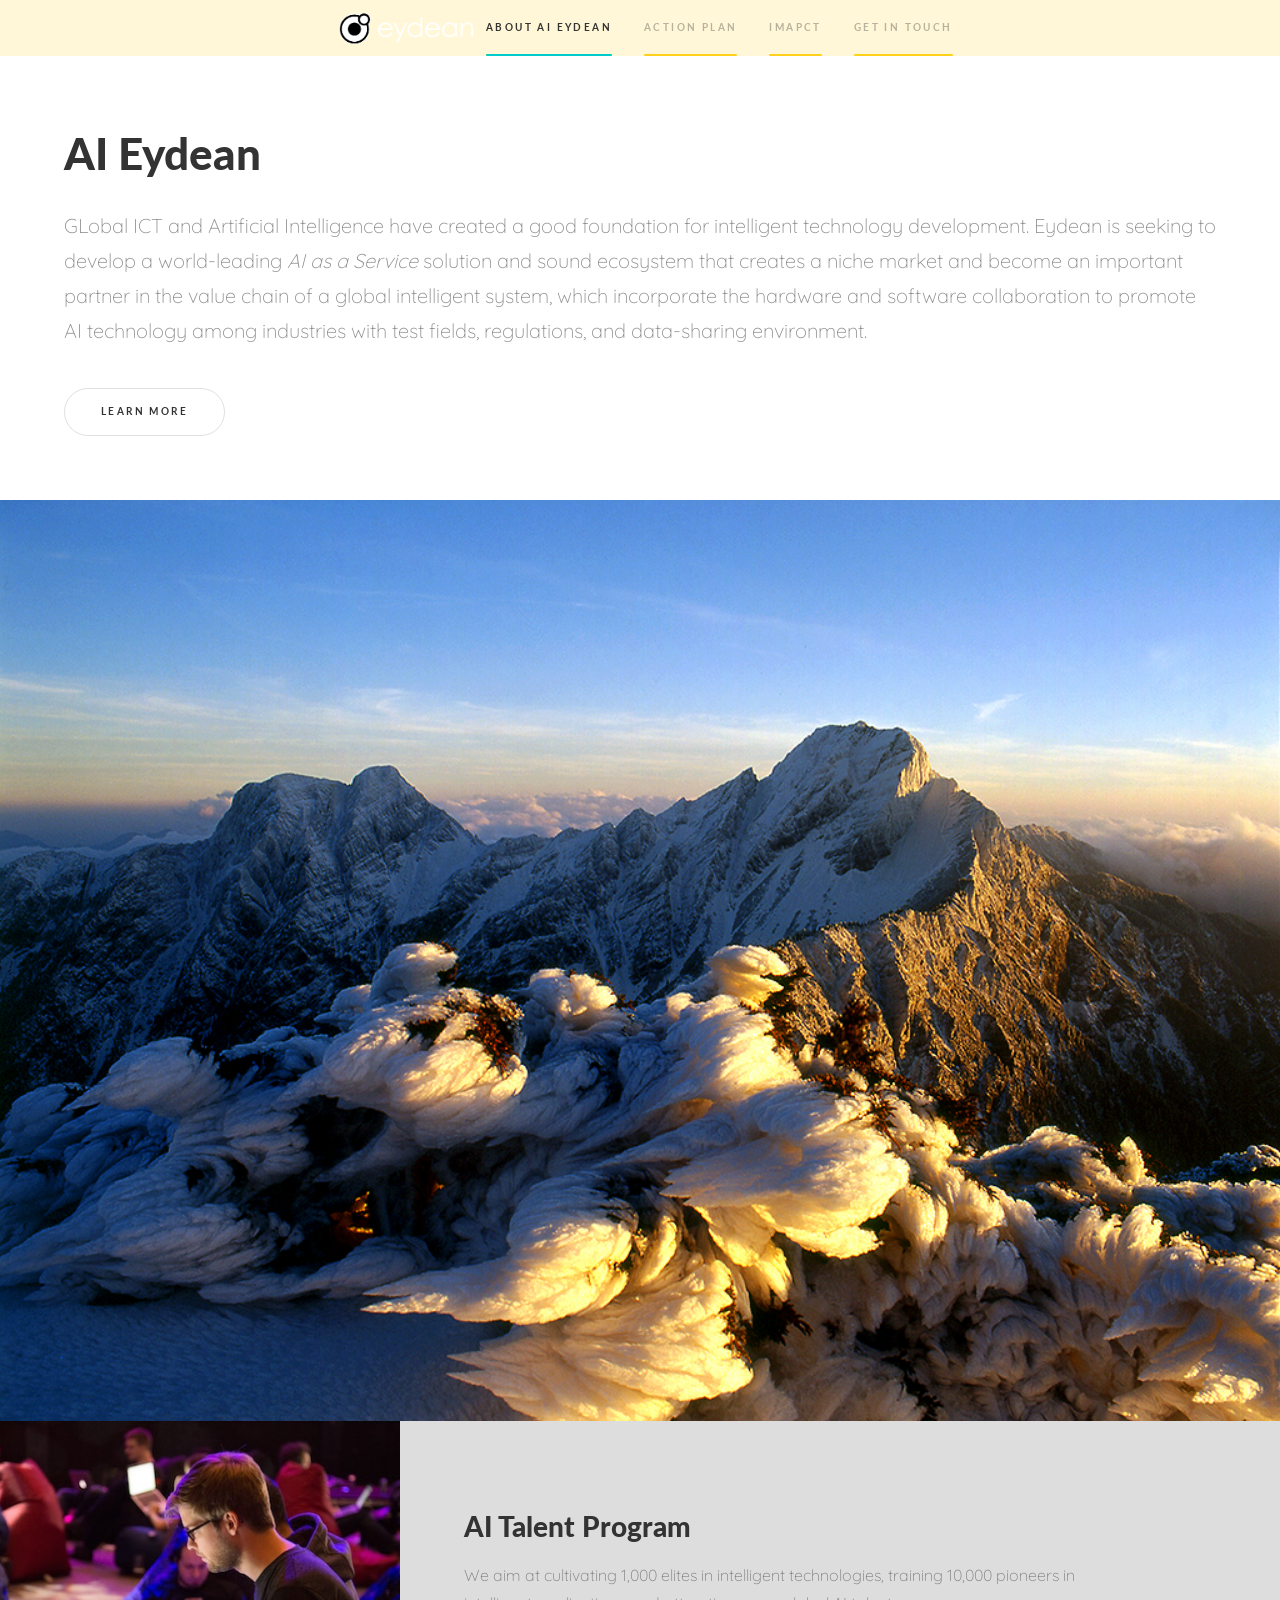
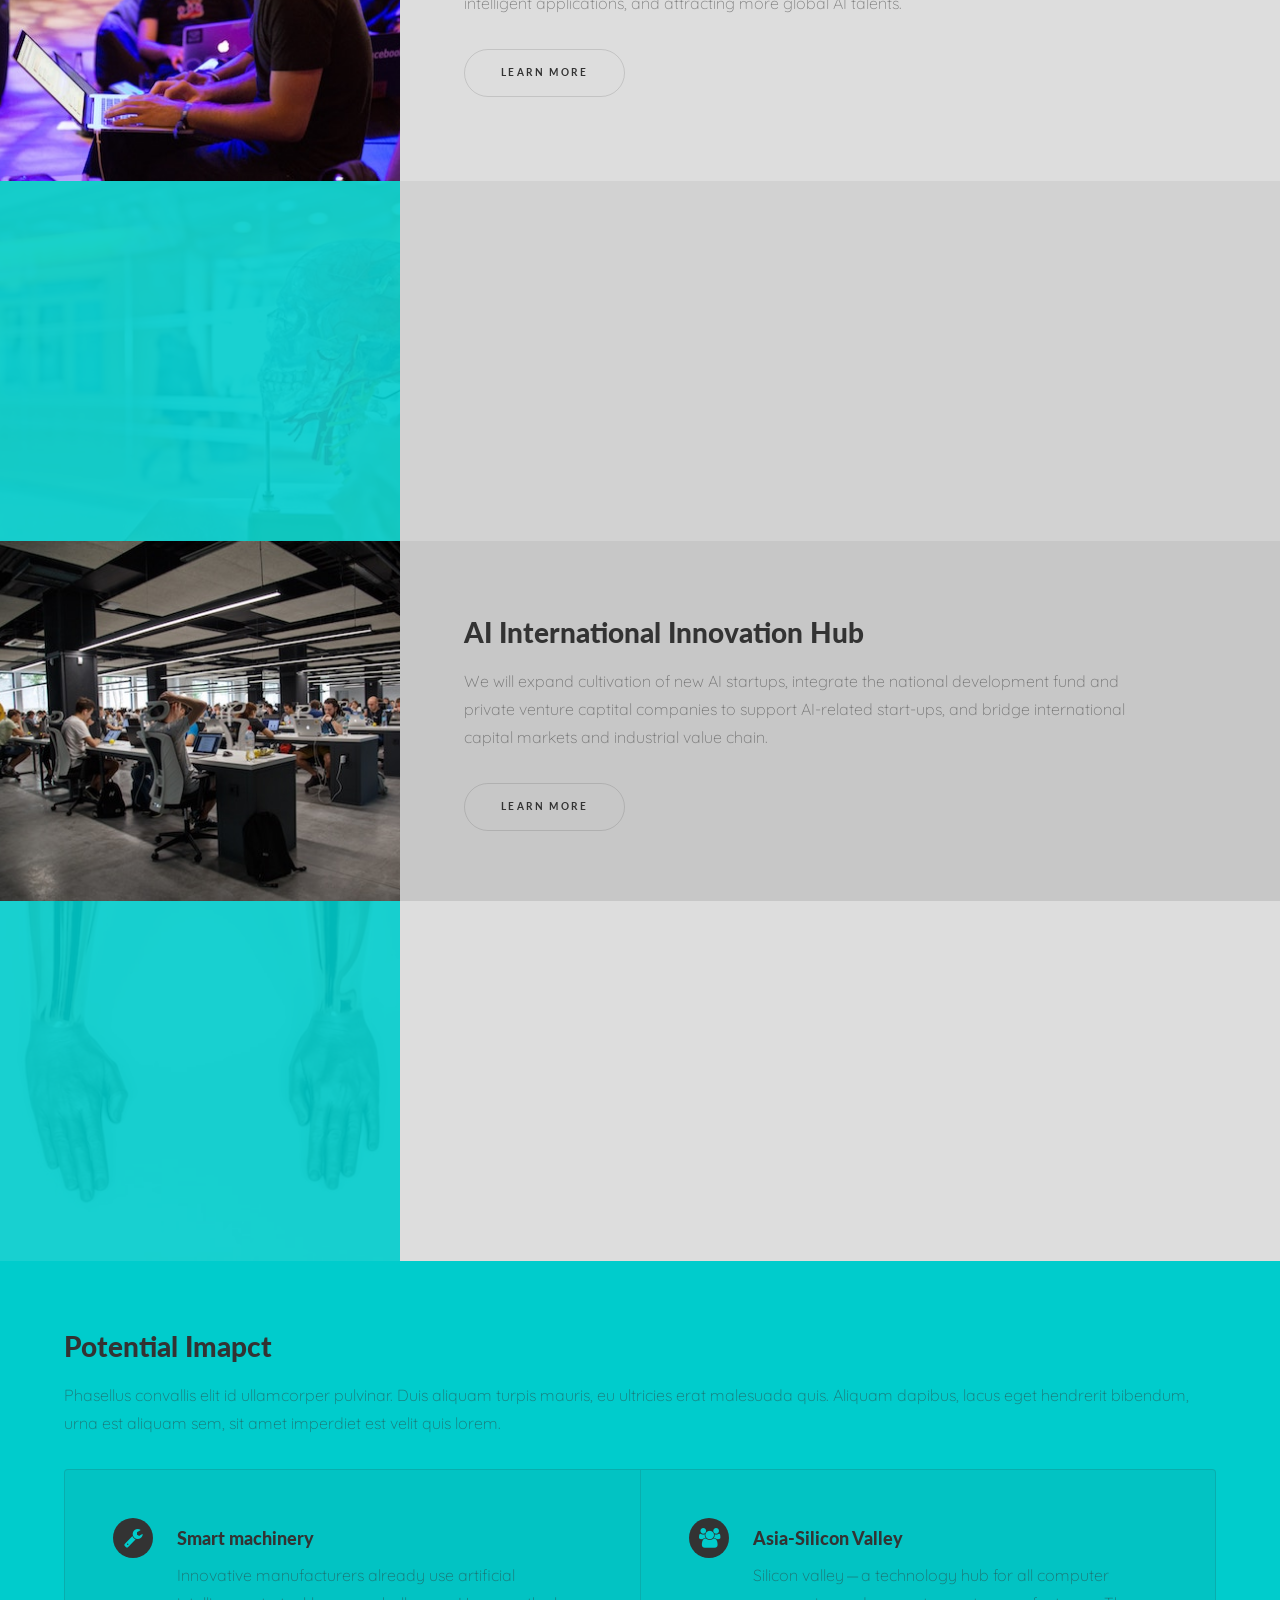
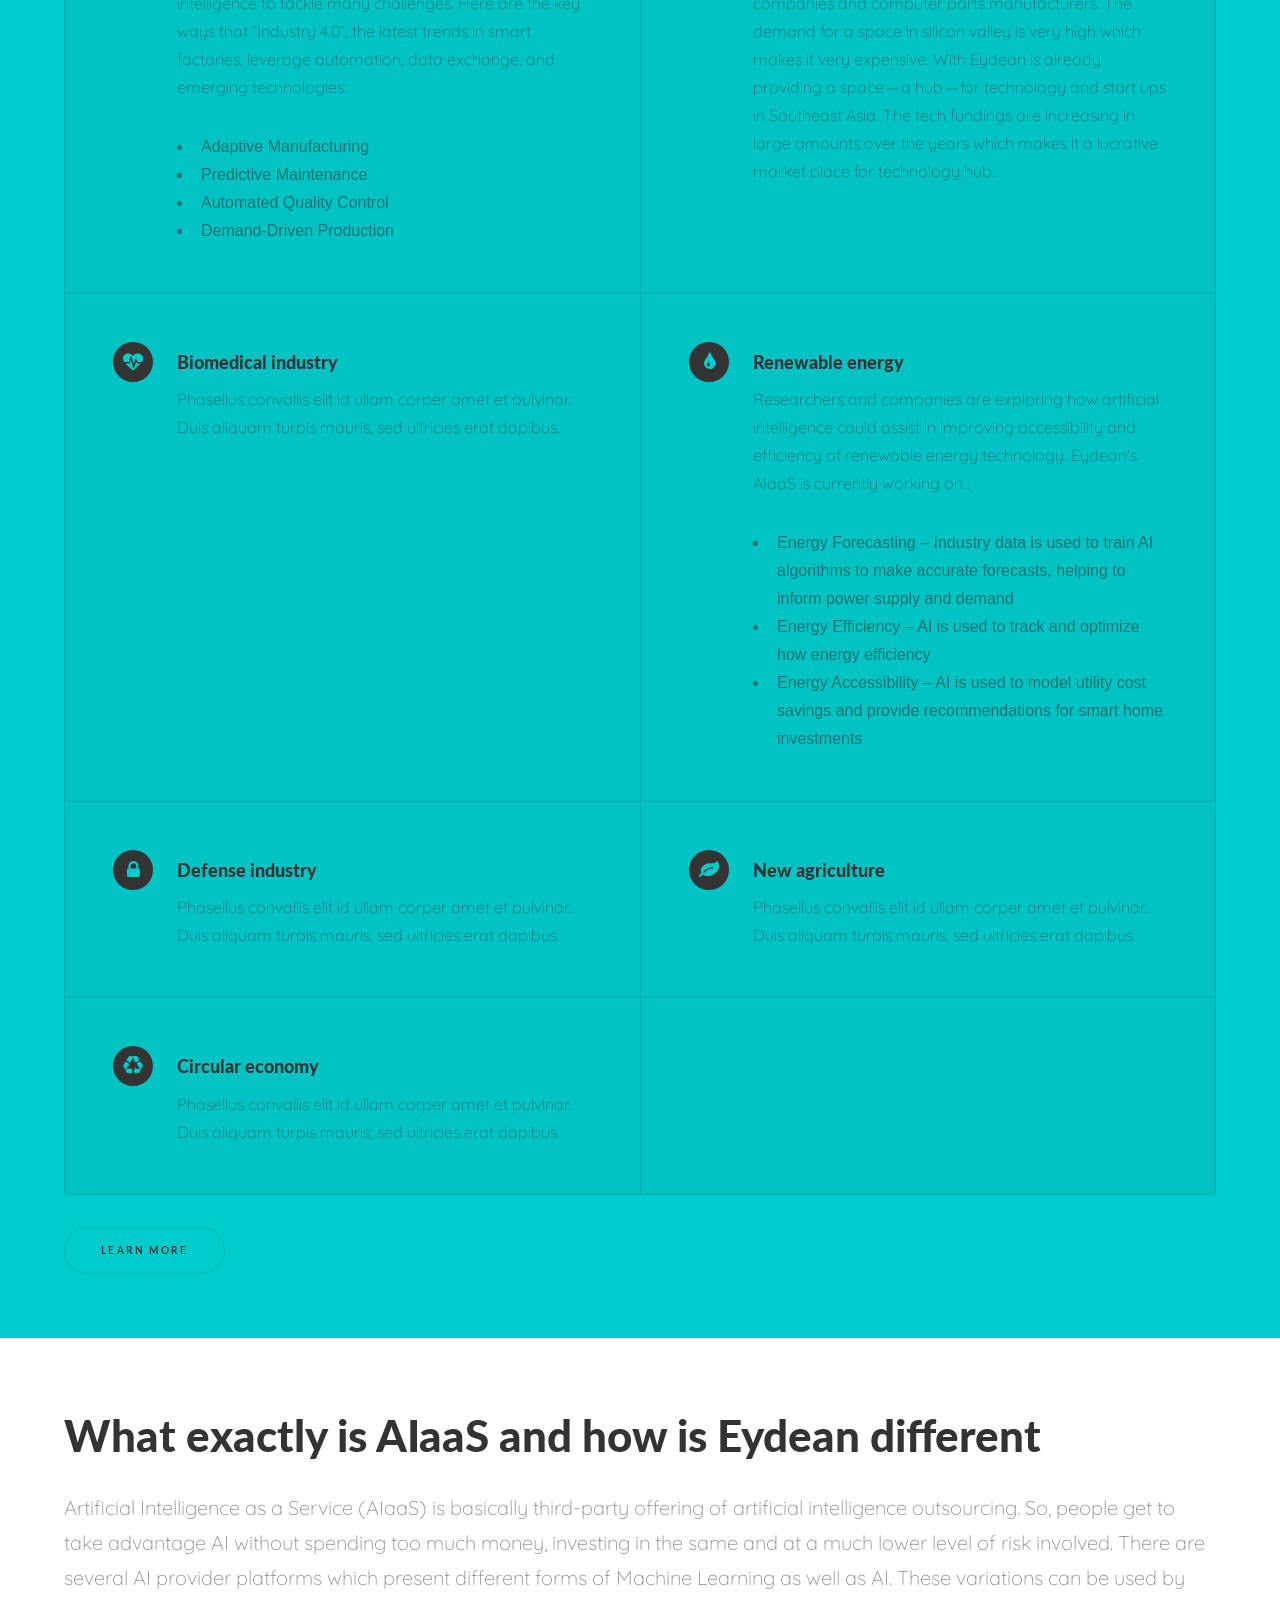
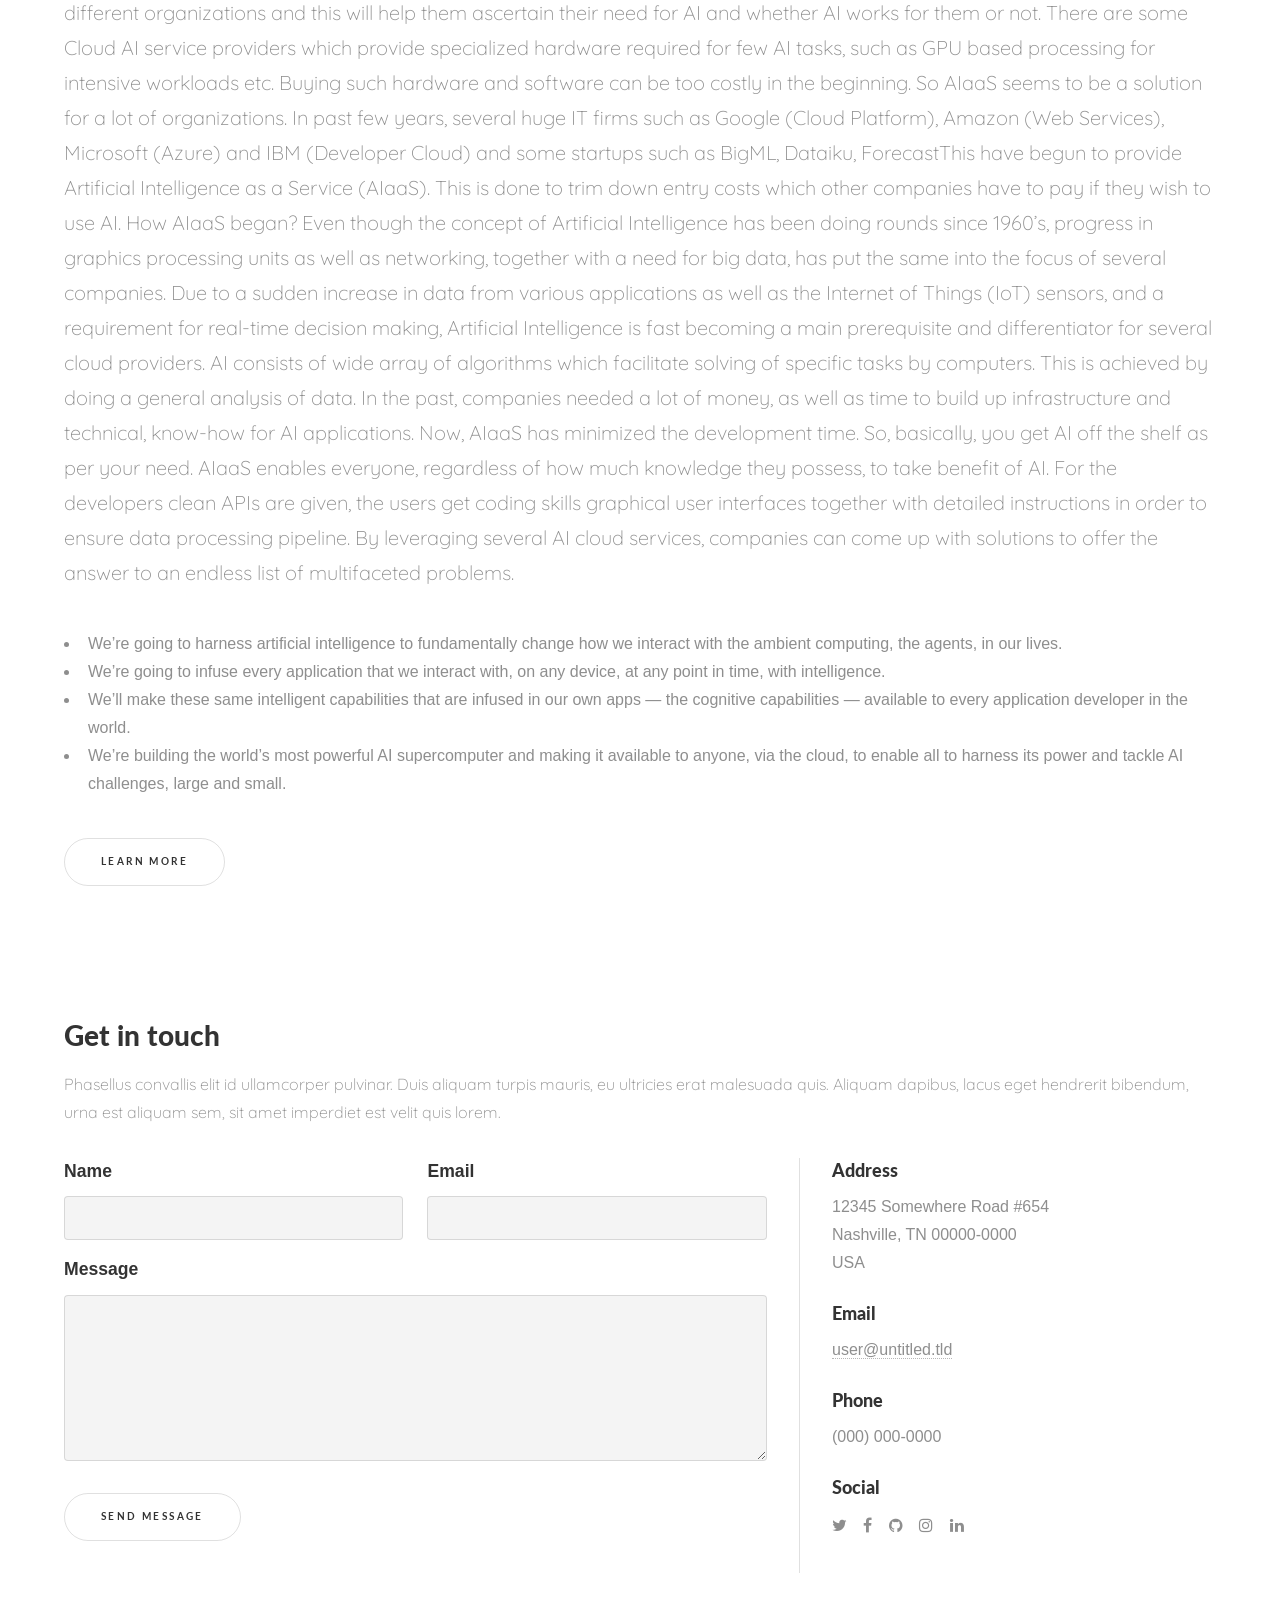
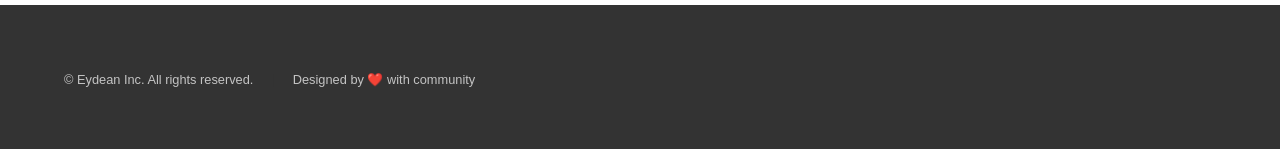
<file: index.html>
<!DOCTYPE HTML>
<html>
	<head>
		<title>AI | Eydean</title>
		<meta charset="utf-8" />
		<meta name="viewport" content="width=device-width, initial-scale=1" />
		<!--[if lte IE 8]><script src="assets/js/ie/html5shiv.js"></script><![endif]-->
		<link rel="stylesheet" href="assets/css/main.css" />
		<!--[if lte IE 9]><link rel="stylesheet" href="assets/css/ie9.css" /><![endif]-->
		<!--[if lte IE 8]><link rel="stylesheet" href="assets/css/ie8.css" /><![endif]-->
		<link href="https://fonts.googleapis.com/css?family=Lato:400,700,900|Quicksand:300,400" rel="stylesheet">
	</head>
	<body>

		<!-- Sidebar -->
			<section id="sidebar">
				<div class="inner">
<img src="images/Eydean-04.png" alt="logo" >
					<nav>
						<ul>
							<li><a href="#intro">About AI Eydean</a></li>
							<li><a href="#one">Action Plan</a></li>
							<li><a href="#two">Imapct</a></li>
							<li><a href="#three">Get in touch</a></li>
						</ul>
					</nav>
				</div>
			</section>

		<!-- Wrapper -->
			<div id="wrapper">

				<!-- Intro -->
					<section id="intro" class="wrapper style1 fullscreen fade-up">
						<div class="inner">
							<h1>AI Eydean</h1>
							<p>GLobal ICT and Artificial Intelligence have created a good foundation for intelligent technology development. Eydean is seeking to develop a world-leading <i>AI as a Service</i> solution and sound ecosystem that creates a niche market and become an important partner in the value chain of a global intelligent system, which incorporate the hardware and software collaboration to promote AI technology among industries with test fields, regulations, and data-sharing environment.</p>
							<ul class="actions">
								<li><a href="#one" class="button scrolly">Learn more</a></li>
							</ul>
						</div>
						<img src="images/pic07.jpg" alt="" data-position="top center" />
					</section>

				<!-- One -->
					<section id="one" class="wrapper style2 spotlights">
						<section>
							<a href="#" class="image"><img src="images/alex-kotliarskyi-361099.jpg" alt="" data-position="center center" /></a>
							<div class="content">
								<div class="inner">
									<h2>AI Talent Program</h2>
									<p>We aim at cultivating 1,000 elites in intelligent technologies, training 10,000 pioneers in intelligent applications, and attracting more global AI talents.</p>
									<ul class="actions">
										<li><a href="#" class="button">Learn more</a></li>
									</ul>
								</div>
							</div>
						</section>
						<section>
							<a href="#" class="image"><img src="images/jesse-orrico-60373.jpg" alt="" data-position="top center" /></a>
							<div class="content">
								<div class="inner">
									<h2>AI Pilot Project</h2>
									<p>We plan to adopt models similar to IBM Watson in order to focus resaerch and discover niche advantages for development.</p>
									<ul class="actions">
										<li><a href="#" class="button">Learn more</a></li>
									</ul>
								</div>
							</div>
						</section>
						<section>
							<a href="#" class="image"><img src="images/alex-kotliarskyi-361081.jpg" alt="" data-position="25% 25%" /></a>
							<div class="content">
								<div class="inner">
									<h2>AI International Innovation Hub</h2>
									<p>We will expand cultivation of new AI startups, integrate the national development fund and private venture captital companies to support AI-related start-ups, and bridge international capital markets and industrial value chain.</p>
									<ul class="actions">
										<li><a href="#" class="button">Learn more</a></li>
									</ul>
								</div>
							</div>
						</section>
						<section>
							<a href="#" class="image"><img src="images/samuel-zeller-82156.jpg" alt="" data-position="center center" /></a>
							<div class="content">
								<div class="inner">
									<h2>AI for Industrial Innovation</h2>
									<p>We aim at cultivating 1,000 elites in intelligent technologies, training 10,000 pioneers in intelligent applications, and attracting more global AI talents.</p>
									<ul class="actions">
										<li><a href="#" class="button">Learn more</a></li>
									</ul>
								</div>
							</div>
						</section>

					</section>

				<!-- Two -->
					<section id="two" class="wrapper style3 fade-up">
						<div class="inner">
							<h2>Potential Imapct</h2>
							<p>Phasellus convallis elit id ullamcorper pulvinar. Duis aliquam turpis mauris, eu ultricies erat malesuada quis. Aliquam dapibus, lacus eget hendrerit bibendum, urna est aliquam sem, sit amet imperdiet est velit quis lorem.</p>
							<div class="features">
								<section>
									<span class="icon major fa-wrench"></span>
									<h3>Smart machinery</h3>
									<p>Innovative manufacturers already use artificial intelligence to tackle many challenges. Here are the key ways that “Industry 4.0”, the latest trends in smart factories, leverage automation, data exchange, and emerging technologies:
									<ul>
										<li>Adaptive Manufacturing</li>
										<li>Predictive Maintenance</li>
										<li>Automated Quality Control</li>
										<li>Demand-Driven Production</li>

									</ul></p>
								</section>
								<section>
									<span class="icon major fa-users"></span>
									<h3>Asia-Silicon Valley</h3>
									<p>Silicon valley — a technology hub for all computer companies and computer parts manufacturers. The demand for a space in silicon valley is very high which makes it very expensive. With Eydean is already providing a space — a hub — for technology and start ups in Southeast Asia. The tech fundings are increasing in large amounts over the years which makes it a lucrative market place for technology hub.</p>
								</section>
								<section>
									<span class="icon major fa-heartbeat"></span>
									<h3>Biomedical industry</h3>
									<p>Phasellus convallis elit id ullam corper amet et pulvinar. Duis aliquam turpis mauris, sed ultricies erat dapibus.</p>
								</section>
								<section>
									<span class="icon major fa-tint"></span>
									<h3>Renewable energy</h3>
									<p>Researchers and companies are exploring how artificial intelligence could assist in improving accessibility and efficiency of renewable energy technology. Eydean's AIaaS is currently working on :
										<ul>
  <li>Energy Forecasting  – Industry data is used to train AI algorithms to make accurate forecasts, helping to inform power supply and demand</li>
  <li>Energy Efficiency – AI is used to track and optimize how energy efficiency</li>
  <li>Energy Accessibility – AI is used to model utility cost savings and provide recommendations for smart home investments
</li>
</ul> </p>
								</section>
								<section>
									<span class="icon major fa-lock"></span>
									<h3>Defense industry</h3>
									<p>Phasellus convallis elit id ullam corper amet et pulvinar. Duis aliquam turpis mauris, sed ultricies erat dapibus.</p>
								</section>
								<section>
									<span class="icon major fa-leaf"></span>
									<h3>New agriculture</h3>
									<p>Phasellus convallis elit id ullam corper amet et pulvinar. Duis aliquam turpis mauris, sed ultricies erat dapibus.</p>
								</section>
								<section>
									<span class="icon major fa-recycle"></span>
									<h3>Circular economy</h3>
									<p>Phasellus convallis elit id ullam corper amet et pulvinar. Duis aliquam turpis mauris, sed ultricies erat dapibus.</p>
								</section>
								<section>

								</section>
							</div>
							<ul class="actions">
								<li><a href="#" class="button">Learn more</a></li>
							</ul>
						</div>
					</section>
					<section id="intro" class="wrapper style1 fullscreen fade-up">
						<div class="inner">
							<h1>What exactly is AIaaS and how is Eydean different</h1>
							<p>Artificial Intelligence as a Service (AIaaS) is basically third-party offering of artificial intelligence outsourcing. So, people get to take advantage AI without spending too much money, investing in the same and at a much lower level of risk involved.
							There are several AI provider platforms which present different forms of Machine Learning as well as AI. These variations can be used by different organizations and this will help them ascertain their need for AI and whether AI works for them or not. There are some Cloud AI service providers which provide specialized hardware required for few AI tasks, such as GPU based processing for intensive workloads etc. Buying such hardware and software can be too costly in the beginning. So AIaaS seems to be a solution for a lot of organizations.

							In past few years, several huge IT firms such as Google (Cloud Platform), Amazon (Web Services), Microsoft (Azure) and IBM (Developer Cloud) and some startups such as BigML, Dataiku, ForecastThis have begun to provide Artificial Intelligence as a Service (AIaaS).

							This is done to trim down entry costs which other companies have to pay if they wish to use AI.

							How AIaaS began?
							Even though the concept of Artificial Intelligence has been doing rounds since 1960’s, progress in graphics processing units as well as networking, together with a need for big data, has put the same into the focus of several companies.

							Due to a sudden increase in data from various applications as well as the Internet of Things (IoT) sensors, and a requirement for real-time decision making, Artificial Intelligence is fast becoming a main prerequisite and differentiator for several cloud providers.

							AI consists of wide array of algorithms which facilitate solving of specific tasks by computers. This is achieved by doing a general analysis of data.

							In the past, companies needed a lot of money, as well as time to build up infrastructure and technical, know-how for AI applications.

							Now, AIaaS has minimized the development time. So, basically, you get AI off the shelf as per your need. AIaaS enables everyone, regardless of how much knowledge they possess, to take benefit of AI. For the developers clean APIs are given, the users get coding skills graphical user interfaces together with detailed instructions in order to ensure data processing pipeline.



							By leveraging several AI cloud services, companies can come up with solutions to offer the answer to an endless list of multifaceted problems.
<ul>
							<li>We’re going to harness artificial intelligence to fundamentally change how we interact with the ambient computing, the agents, in our lives.</li>
							<li>We’re going to infuse every application that we interact with, on any device, at any point in time, with intelligence.</li>
							<li>We’ll make these same intelligent capabilities that are infused in our own apps — the cognitive capabilities — available to every application developer in the world.</li>
							<li>We’re building the world’s most powerful AI supercomputer and making it available to anyone, via the cloud, to enable all to harness its power and tackle AI challenges, large and small.</li>
						</ul>
						<!-- Three --></p>
							<ul class="actions">
								<li><a href="#one" class="button scrolly">Learn more</a></li>
							</ul>
						</div>
					</section>

					<section id="three" class="wrapper style1 fade-up">
						<div class="inner">
							<h2>Get in touch</h2>
							<p>Phasellus convallis elit id ullamcorper pulvinar. Duis aliquam turpis mauris, eu ultricies erat malesuada quis. Aliquam dapibus, lacus eget hendrerit bibendum, urna est aliquam sem, sit amet imperdiet est velit quis lorem.</p>
							<div class="split style1">
								<section>
									<form method="post" action="#">
										<div class="field half first">
											<label for="name">Name</label>
											<input type="text" name="name" id="name" />
										</div>
										<div class="field half">
											<label for="email">Email</label>
											<input type="text" name="email" id="email" />
										</div>
										<div class="field">
											<label for="message">Message</label>
											<textarea name="message" id="message" rows="5"></textarea>
										</div>
										<ul class="actions">
											<li><a href="" class="button submit">Send Message</a></li>
										</ul>
									</form>
								</section>
								<section>
									<ul class="contact">
										<li>
											<h3>Address</h3>
											<span>12345 Somewhere Road #654<br />
											Nashville, TN 00000-0000<br />
											USA</span>
										</li>
										<li>
											<h3>Email</h3>
											<a href="#">user@untitled.tld</a>
										</li>
										<li>
											<h3>Phone</h3>
											<span>(000) 000-0000</span>
										</li>
										<li>
											<h3>Social</h3>
											<ul class="icons">
												<li><a href="#" class="fa-twitter"><span class="label">Twitter</span></a></li>
												<li><a href="#" class="fa-facebook"><span class="label">Facebook</span></a></li>
												<li><a href="#" class="fa-github"><span class="label">GitHub</span></a></li>
												<li><a href="#" class="fa-instagram"><span class="label">Instagram</span></a></li>
												<li><a href="#" class="fa-linkedin"><span class="label">LinkedIn</span></a></li>
											</ul>
										</li>
									</ul>
								</section>
							</div>
						</div>
					</section>

			</div>

		<!-- Footer -->
			<footer id="footer" class="wrapper style1-alt">
				<div class="inner">
					<ul class="menu">
						<li>&copy; Eydean Inc. All rights reserved.</li><li>Designed by ❤️ with community </li>
					</ul>
				</div>
			</footer>

		<!-- Scripts -->
			<script src="assets/js/jquery.min.js"></script>
			<script src="assets/js/jquery.scrollex.min.js"></script>
			<script src="assets/js/jquery.scrolly.min.js"></script>
			<script src="assets/js/skel.min.js"></script>
			<script src="assets/js/util.js"></script>
			<!--[if lte IE 8]><script src="assets/js/ie/respond.min.js"></script><![endif]-->
			<script src="assets/js/main.js"></script>

	</body>
</html>
</file>
<file: assets/css/ie9.css>
/*
	Hyperspace by HTML5 UP
	html5up.net | @ajlkn
	Free for personal and commercial use under the CCA 3.0 license (html5up.net/license)
*/

/* Type */

	h1.major:after {
		background: #b74e91;
	}

/* Wrapper */

	.wrapper.fullscreen {
		min-height: 0;
		padding-bottom: 6em;
		padding-top: 6em;
	}

		body.is-ie .wrapper.fullscreen {
			height: auto;
		}

/* Spotlights */

	.spotlights > section {
		padding-left: 20em;
		position: relative;
	}

		.spotlights > section > .image {
			height: 100%;
			left: 0;
			position: absolute;
			top: 0;
			width: 20em;
		}

		.spotlights > section > .content {
			width: 100%;
		}

/* Features */

	.features:after {
		clear: both;
		content: '';
		display: block;
	}

	.features section {
		float: left;
	}

/* Split */

	.split:after {
		clear: both;
		content: '';
		display: block;
	}

	.split > * {
		float: left;
	}

/* Sidebar */

	#sidebar nav a:after {
		background-color: #b74e91;
	}

/* Header */

	#header:after {
		clear: both;
		content: '';
		display: block;
	}

	#header > .title {
		float: left;
	}

	#header > nav {
		float: right;
	}
</file>
<file: assets/css/ie8.css>
/*
	Hyperspace by HTML5 UP
	html5up.net | @ajlkn
	Free for personal and commercial use under the CCA 3.0 license (html5up.net/license)
*/

/* Type */

	body, input, select, textarea {
		color: #ffffff;
	}

/* Button */

	input[type="submit"],
	input[type="reset"],
	input[type="button"],
	button,
	.button {
		position: relative;
	}

		input[type="submit"]:after,
		input[type="reset"]:after,
		input[type="button"]:after,
		button:after,
		.button:after {
			display: none;
		}

/* Features */

	.features {
		border: solid 1px;
	}

/* Form */

	input[type="text"],
	input[type="password"],
	input[type="email"],
	input[type="tel"],
	select,
	textarea {
		background: transparent;
		border: solid 1px;
	}

/* Split */

	.split.style1 > :first-child {
		padding-right: 2em;
		width: 70%;
	}
</file>
<file: assets/css/main.css>
@import url(font-awesome.min.css);
/*
	Hyperspace by HTML5 UP
	html5up.net | @ajlkn
	Free for personal and commercial use under the CCA 3.0 license (html5up.net/license)
*/
/* Reset */
html, body, div, span, applet, object, iframe, h1, h2, h3, h4, h5, h6, p, blockquote, pre, a, abbr, acronym, address, big, cite, code, del, dfn, em, img, ins, kbd, q, s, samp, small, strike, strong, sub, sup, tt, var, b, u, i, center, dl, dt, dd, ol, ul, li, fieldset, form, label, legend, table, caption, tbody, tfoot, thead, tr, th, td, article, aside, canvas, details, embed, figure, figcaption, footer, header, hgroup, menu, nav, output, ruby, section, summary, time, mark, audio, video {
  margin: 0;
  padding: 0;
  border: 0;
  font-size: 100%;
  font: inherit;
  vertical-align: baseline; }

article, aside, details, figcaption, figure, footer, header, hgroup, menu, nav, section {
  display: block; }

body {
  line-height: 1; }

ol, ul {
  list-style: none; }

blockquote, q {
  quotes: none; }

blockquote:before, blockquote:after, q:before, q:after {
  content: '';
  content: none; }

table {
  border-collapse: collapse;
  border-spacing: 0; }

body {
  -webkit-text-size-adjust: none; }

/* Box Model */
*, *:before, *:after {
  -moz-box-sizing: border-box;
  -webkit-box-sizing: border-box;
  box-sizing: border-box; }

/* Grid */
.row {
  border-bottom: solid 1px transparent;
  -moz-box-sizing: border-box;
  -webkit-box-sizing: border-box;
  box-sizing: border-box; }

.row > * {
  float: left;
  -moz-box-sizing: border-box;
  -webkit-box-sizing: border-box;
  box-sizing: border-box; }

.row:after, .row:before {
  content: '';
  display: block;
  clear: both;
  height: 0; }

.row.uniform > * > :first-child {
  margin-top: 0; }

.row.uniform > * > :last-child {
  margin-bottom: 0; }

.row.\30 \25  > * {
  padding: 0 0 0 0em; }

.row.\30 \25 {
  margin: 0 0 -1px 0em; }

.row.uniform.\30 \25  > * {
  padding: 0em 0 0 0em; }

.row.uniform.\30 \25 {
  margin: 0em 0 -1px 0em; }

.row > * {
  padding: 0 0 0 1.5em; }

.row {
  margin: 0 0 -1px -1.5em; }

.row.uniform > * {
  padding: 1.5em 0 0 1.5em; }

.row.uniform {
  margin: -1.5em 0 -1px -1.5em; }

.row.\32 00\25  > * {
  padding: 0 0 0 3em; }

.row.\32 00\25 {
  margin: 0 0 -1px -3em; }

.row.uniform.\32 00\25  > * {
  padding: 3em 0 0 3em; }

.row.uniform.\32 00\25 {
  margin: -3em 0 -1px -3em; }

.row.\31 50\25  > * {
  padding: 0 0 0 2.25em; }

.row.\31 50\25 {
  margin: 0 0 -1px -2.25em; }

.row.uniform.\31 50\25  > * {
  padding: 2.25em 0 0 2.25em; }

.row.uniform.\31 50\25 {
  margin: -2.25em 0 -1px -2.25em; }

.row.\35 0\25  > * {
  padding: 0 0 0 0.75em; }

.row.\35 0\25 {
  margin: 0 0 -1px -0.75em; }

.row.uniform.\35 0\25  > * {
  padding: 0.75em 0 0 0.75em; }

.row.uniform.\35 0\25 {
  margin: -0.75em 0 -1px -0.75em; }

.row.\32 5\25  > * {
  padding: 0 0 0 0.375em; }

.row.\32 5\25 {
  margin: 0 0 -1px -0.375em; }

.row.uniform.\32 5\25  > * {
  padding: 0.375em 0 0 0.375em; }

.row.uniform.\32 5\25 {
  margin: -0.375em 0 -1px -0.375em; }

.\31 2u, .\31 2u\24 {
  width: 100%;
  clear: none;
  margin-left: 0; }

.\31 1u, .\31 1u\24 {
  width: 91.6666666667%;
  clear: none;
  margin-left: 0; }

.\31 0u, .\31 0u\24 {
  width: 83.3333333333%;
  clear: none;
  margin-left: 0; }

.\39 u, .\39 u\24 {
  width: 75%;
  clear: none;
  margin-left: 0; }

.\38 u, .\38 u\24 {
  width: 66.6666666667%;
  clear: none;
  margin-left: 0; }

.\37 u, .\37 u\24 {
  width: 58.3333333333%;
  clear: none;
  margin-left: 0; }

.\36 u, .\36 u\24 {
  width: 50%;
  clear: none;
  margin-left: 0; }

.\35 u, .\35 u\24 {
  width: 41.6666666667%;
  clear: none;
  margin-left: 0; }

.\34 u, .\34 u\24 {
  width: 33.3333333333%;
  clear: none;
  margin-left: 0; }

.\33 u, .\33 u\24 {
  width: 25%;
  clear: none;
  margin-left: 0; }

.\32 u, .\32 u\24 {
  width: 16.6666666667%;
  clear: none;
  margin-left: 0; }

.\31 u, .\31 u\24 {
  width: 8.3333333333%;
  clear: none;
  margin-left: 0; }

.\31 2u\24  + *,
.\31 1u\24  + *,
.\31 0u\24  + *,
.\39 u\24  + *,
.\38 u\24  + *,
.\37 u\24  + *,
.\36 u\24  + *,
.\35 u\24  + *,
.\34 u\24  + *,
.\33 u\24  + *,
.\32 u\24  + *,
.\31 u\24  + * {
  clear: left; }

.\-11u {
  margin-left: 91.6666666667%; }

.\-10u {
  margin-left: 83.3333333333%; }

.\-9u {
  margin-left: 75%; }

.\-8u {
  margin-left: 66.6666666667%; }

.\-7u {
  margin-left: 58.3333333333%; }

.\-6u {
  margin-left: 50%; }

.\-5u {
  margin-left: 41.6666666667%; }

.\-4u {
  margin-left: 33.3333333333%; }

.\-3u {
  margin-left: 25%; }

.\-2u {
  margin-left: 16.6666666667%; }

.\-1u {
  margin-left: 8.3333333333%; }

@media screen and (max-width: 1680px) {
  .row > * {
    padding: 0 0 0 1.5em; }

  .row {
    margin: 0 0 -1px -1.5em; }

  .row.uniform > * {
    padding: 1.5em 0 0 1.5em; }

  .row.uniform {
    margin: -1.5em 0 -1px -1.5em; }

  .row.\32 00\25  > * {
    padding: 0 0 0 3em; }

  .row.\32 00\25 {
    margin: 0 0 -1px -3em; }

  .row.uniform.\32 00\25  > * {
    padding: 3em 0 0 3em; }

  .row.uniform.\32 00\25 {
    margin: -3em 0 -1px -3em; }

  .row.\31 50\25  > * {
    padding: 0 0 0 2.25em; }

  .row.\31 50\25 {
    margin: 0 0 -1px -2.25em; }

  .row.uniform.\31 50\25  > * {
    padding: 2.25em 0 0 2.25em; }

  .row.uniform.\31 50\25 {
    margin: -2.25em 0 -1px -2.25em; }

  .row.\35 0\25  > * {
    padding: 0 0 0 0.75em; }

  .row.\35 0\25 {
    margin: 0 0 -1px -0.75em; }

  .row.uniform.\35 0\25  > * {
    padding: 0.75em 0 0 0.75em; }

  .row.uniform.\35 0\25 {
    margin: -0.75em 0 -1px -0.75em; }

  .row.\32 5\25  > * {
    padding: 0 0 0 0.375em; }

  .row.\32 5\25 {
    margin: 0 0 -1px -0.375em; }

  .row.uniform.\32 5\25  > * {
    padding: 0.375em 0 0 0.375em; }

  .row.uniform.\32 5\25 {
    margin: -0.375em 0 -1px -0.375em; }

  .\31 2u\28xlarge\29, .\31 2u\24\28xlarge\29 {
    width: 100%;
    clear: none;
    margin-left: 0; }

  .\31 1u\28xlarge\29, .\31 1u\24\28xlarge\29 {
    width: 91.6666666667%;
    clear: none;
    margin-left: 0; }

  .\31 0u\28xlarge\29, .\31 0u\24\28xlarge\29 {
    width: 83.3333333333%;
    clear: none;
    margin-left: 0; }

  .\39 u\28xlarge\29, .\39 u\24\28xlarge\29 {
    width: 75%;
    clear: none;
    margin-left: 0; }

  .\38 u\28xlarge\29, .\38 u\24\28xlarge\29 {
    width: 66.6666666667%;
    clear: none;
    margin-left: 0; }

  .\37 u\28xlarge\29, .\37 u\24\28xlarge\29 {
    width: 58.3333333333%;
    clear: none;
    margin-left: 0; }

  .\36 u\28xlarge\29, .\36 u\24\28xlarge\29 {
    width: 50%;
    clear: none;
    margin-left: 0; }

  .\35 u\28xlarge\29, .\35 u\24\28xlarge\29 {
    width: 41.6666666667%;
    clear: none;
    margin-left: 0; }

  .\34 u\28xlarge\29, .\34 u\24\28xlarge\29 {
    width: 33.3333333333%;
    clear: none;
    margin-left: 0; }

  .\33 u\28xlarge\29, .\33 u\24\28xlarge\29 {
    width: 25%;
    clear: none;
    margin-left: 0; }

  .\32 u\28xlarge\29, .\32 u\24\28xlarge\29 {
    width: 16.6666666667%;
    clear: none;
    margin-left: 0; }

  .\31 u\28xlarge\29, .\31 u\24\28xlarge\29 {
    width: 8.3333333333%;
    clear: none;
    margin-left: 0; }

  .\31 2u\24\28xlarge\29  + *,
  .\31 1u\24\28xlarge\29  + *,
  .\31 0u\24\28xlarge\29  + *,
  .\39 u\24\28xlarge\29  + *,
  .\38 u\24\28xlarge\29  + *,
  .\37 u\24\28xlarge\29  + *,
  .\36 u\24\28xlarge\29  + *,
  .\35 u\24\28xlarge\29  + *,
  .\34 u\24\28xlarge\29  + *,
  .\33 u\24\28xlarge\29  + *,
  .\32 u\24\28xlarge\29  + *,
  .\31 u\24\28xlarge\29  + * {
    clear: left; }

  .\-11u\28xlarge\29 {
    margin-left: 91.6666666667%; }

  .\-10u\28xlarge\29 {
    margin-left: 83.3333333333%; }

  .\-9u\28xlarge\29 {
    margin-left: 75%; }

  .\-8u\28xlarge\29 {
    margin-left: 66.6666666667%; }

  .\-7u\28xlarge\29 {
    margin-left: 58.3333333333%; }

  .\-6u\28xlarge\29 {
    margin-left: 50%; }

  .\-5u\28xlarge\29 {
    margin-left: 41.6666666667%; }

  .\-4u\28xlarge\29 {
    margin-left: 33.3333333333%; }

  .\-3u\28xlarge\29 {
    margin-left: 25%; }

  .\-2u\28xlarge\29 {
    margin-left: 16.6666666667%; }

  .\-1u\28xlarge\29 {
    margin-left: 8.3333333333%; } }
@media screen and (max-width: 1280px) {
  .row > * {
    padding: 0 0 0 1.5em; }

  .row {
    margin: 0 0 -1px -1.5em; }

  .row.uniform > * {
    padding: 1.5em 0 0 1.5em; }

  .row.uniform {
    margin: -1.5em 0 -1px -1.5em; }

  .row.\32 00\25  > * {
    padding: 0 0 0 3em; }

  .row.\32 00\25 {
    margin: 0 0 -1px -3em; }

  .row.uniform.\32 00\25  > * {
    padding: 3em 0 0 3em; }

  .row.uniform.\32 00\25 {
    margin: -3em 0 -1px -3em; }

  .row.\31 50\25  > * {
    padding: 0 0 0 2.25em; }

  .row.\31 50\25 {
    margin: 0 0 -1px -2.25em; }

  .row.uniform.\31 50\25  > * {
    padding: 2.25em 0 0 2.25em; }

  .row.uniform.\31 50\25 {
    margin: -2.25em 0 -1px -2.25em; }

  .row.\35 0\25  > * {
    padding: 0 0 0 0.75em; }

  .row.\35 0\25 {
    margin: 0 0 -1px -0.75em; }

  .row.uniform.\35 0\25  > * {
    padding: 0.75em 0 0 0.75em; }

  .row.uniform.\35 0\25 {
    margin: -0.75em 0 -1px -0.75em; }

  .row.\32 5\25  > * {
    padding: 0 0 0 0.375em; }

  .row.\32 5\25 {
    margin: 0 0 -1px -0.375em; }

  .row.uniform.\32 5\25  > * {
    padding: 0.375em 0 0 0.375em; }

  .row.uniform.\32 5\25 {
    margin: -0.375em 0 -1px -0.375em; }

  .\31 2u\28large\29, .\31 2u\24\28large\29 {
    width: 100%;
    clear: none;
    margin-left: 0; }

  .\31 1u\28large\29, .\31 1u\24\28large\29 {
    width: 91.6666666667%;
    clear: none;
    margin-left: 0; }

  .\31 0u\28large\29, .\31 0u\24\28large\29 {
    width: 83.3333333333%;
    clear: none;
    margin-left: 0; }

  .\39 u\28large\29, .\39 u\24\28large\29 {
    width: 75%;
    clear: none;
    margin-left: 0; }

  .\38 u\28large\29, .\38 u\24\28large\29 {
    width: 66.6666666667%;
    clear: none;
    margin-left: 0; }

  .\37 u\28large\29, .\37 u\24\28large\29 {
    width: 58.3333333333%;
    clear: none;
    margin-left: 0; }

  .\36 u\28large\29, .\36 u\24\28large\29 {
    width: 50%;
    clear: none;
    margin-left: 0; }

  .\35 u\28large\29, .\35 u\24\28large\29 {
    width: 41.6666666667%;
    clear: none;
    margin-left: 0; }

  .\34 u\28large\29, .\34 u\24\28large\29 {
    width: 33.3333333333%;
    clear: none;
    margin-left: 0; }

  .\33 u\28large\29, .\33 u\24\28large\29 {
    width: 25%;
    clear: none;
    margin-left: 0; }

  .\32 u\28large\29, .\32 u\24\28large\29 {
    width: 16.6666666667%;
    clear: none;
    margin-left: 0; }

  .\31 u\28large\29, .\31 u\24\28large\29 {
    width: 8.3333333333%;
    clear: none;
    margin-left: 0; }

  .\31 2u\24\28large\29  + *,
  .\31 1u\24\28large\29  + *,
  .\31 0u\24\28large\29  + *,
  .\39 u\24\28large\29  + *,
  .\38 u\24\28large\29  + *,
  .\37 u\24\28large\29  + *,
  .\36 u\24\28large\29  + *,
  .\35 u\24\28large\29  + *,
  .\34 u\24\28large\29  + *,
  .\33 u\24\28large\29  + *,
  .\32 u\24\28large\29  + *,
  .\31 u\24\28large\29  + * {
    clear: left; }

  .\-11u\28large\29 {
    margin-left: 91.6666666667%; }

  .\-10u\28large\29 {
    margin-left: 83.3333333333%; }

  .\-9u\28large\29 {
    margin-left: 75%; }

  .\-8u\28large\29 {
    margin-left: 66.6666666667%; }

  .\-7u\28large\29 {
    margin-left: 58.3333333333%; }

  .\-6u\28large\29 {
    margin-left: 50%; }

  .\-5u\28large\29 {
    margin-left: 41.6666666667%; }

  .\-4u\28large\29 {
    margin-left: 33.3333333333%; }

  .\-3u\28large\29 {
    margin-left: 25%; }

  .\-2u\28large\29 {
    margin-left: 16.6666666667%; }

  .\-1u\28large\29 {
    margin-left: 8.3333333333%; } }
@media screen and (max-width: 980px) {
  .row > * {
    padding: 0 0 0 1.5em; }

  .row {
    margin: 0 0 -1px -1.5em; }

  .row.uniform > * {
    padding: 1.5em 0 0 1.5em; }

  .row.uniform {
    margin: -1.5em 0 -1px -1.5em; }

  .row.\32 00\25  > * {
    padding: 0 0 0 3em; }

  .row.\32 00\25 {
    margin: 0 0 -1px -3em; }

  .row.uniform.\32 00\25  > * {
    padding: 3em 0 0 3em; }

  .row.uniform.\32 00\25 {
    margin: -3em 0 -1px -3em; }

  .row.\31 50\25  > * {
    padding: 0 0 0 2.25em; }

  .row.\31 50\25 {
    margin: 0 0 -1px -2.25em; }

  .row.uniform.\31 50\25  > * {
    padding: 2.25em 0 0 2.25em; }

  .row.uniform.\31 50\25 {
    margin: -2.25em 0 -1px -2.25em; }

  .row.\35 0\25  > * {
    padding: 0 0 0 0.75em; }

  .row.\35 0\25 {
    margin: 0 0 -1px -0.75em; }

  .row.uniform.\35 0\25  > * {
    padding: 0.75em 0 0 0.75em; }

  .row.uniform.\35 0\25 {
    margin: -0.75em 0 -1px -0.75em; }

  .row.\32 5\25  > * {
    padding: 0 0 0 0.375em; }

  .row.\32 5\25 {
    margin: 0 0 -1px -0.375em; }

  .row.uniform.\32 5\25  > * {
    padding: 0.375em 0 0 0.375em; }

  .row.uniform.\32 5\25 {
    margin: -0.375em 0 -1px -0.375em; }

  .\31 2u\28medium\29, .\31 2u\24\28medium\29 {
    width: 100%;
    clear: none;
    margin-left: 0; }

  .\31 1u\28medium\29, .\31 1u\24\28medium\29 {
    width: 91.6666666667%;
    clear: none;
    margin-left: 0; }

  .\31 0u\28medium\29, .\31 0u\24\28medium\29 {
    width: 83.3333333333%;
    clear: none;
    margin-left: 0; }

  .\39 u\28medium\29, .\39 u\24\28medium\29 {
    width: 75%;
    clear: none;
    margin-left: 0; }

  .\38 u\28medium\29, .\38 u\24\28medium\29 {
    width: 66.6666666667%;
    clear: none;
    margin-left: 0; }

  .\37 u\28medium\29, .\37 u\24\28medium\29 {
    width: 58.3333333333%;
    clear: none;
    margin-left: 0; }

  .\36 u\28medium\29, .\36 u\24\28medium\29 {
    width: 50%;
    clear: none;
    margin-left: 0; }

  .\35 u\28medium\29, .\35 u\24\28medium\29 {
    width: 41.6666666667%;
    clear: none;
    margin-left: 0; }

  .\34 u\28medium\29, .\34 u\24\28medium\29 {
    width: 33.3333333333%;
    clear: none;
    margin-left: 0; }

  .\33 u\28medium\29, .\33 u\24\28medium\29 {
    width: 25%;
    clear: none;
    margin-left: 0; }

  .\32 u\28medium\29, .\32 u\24\28medium\29 {
    width: 16.6666666667%;
    clear: none;
    margin-left: 0; }

  .\31 u\28medium\29, .\31 u\24\28medium\29 {
    width: 8.3333333333%;
    clear: none;
    margin-left: 0; }

  .\31 2u\24\28medium\29  + *,
  .\31 1u\24\28medium\29  + *,
  .\31 0u\24\28medium\29  + *,
  .\39 u\24\28medium\29  + *,
  .\38 u\24\28medium\29  + *,
  .\37 u\24\28medium\29  + *,
  .\36 u\24\28medium\29  + *,
  .\35 u\24\28medium\29  + *,
  .\34 u\24\28medium\29  + *,
  .\33 u\24\28medium\29  + *,
  .\32 u\24\28medium\29  + *,
  .\31 u\24\28medium\29  + * {
    clear: left; }

  .\-11u\28medium\29 {
    margin-left: 91.6666666667%; }

  .\-10u\28medium\29 {
    margin-left: 83.3333333333%; }

  .\-9u\28medium\29 {
    margin-left: 75%; }

  .\-8u\28medium\29 {
    margin-left: 66.6666666667%; }

  .\-7u\28medium\29 {
    margin-left: 58.3333333333%; }

  .\-6u\28medium\29 {
    margin-left: 50%; }

  .\-5u\28medium\29 {
    margin-left: 41.6666666667%; }

  .\-4u\28medium\29 {
    margin-left: 33.3333333333%; }

  .\-3u\28medium\29 {
    margin-left: 25%; }

  .\-2u\28medium\29 {
    margin-left: 16.6666666667%; }

  .\-1u\28medium\29 {
    margin-left: 8.3333333333%; } }
@media screen and (max-width: 736px) {
  .row > * {
    padding: 0 0 0 1.5em; }

  .row {
    margin: 0 0 -1px -1.5em; }

  .row.uniform > * {
    padding: 1.5em 0 0 1.5em; }

  .row.uniform {
    margin: -1.5em 0 -1px -1.5em; }

  .row.\32 00\25  > * {
    padding: 0 0 0 3em; }

  .row.\32 00\25 {
    margin: 0 0 -1px -3em; }

  .row.uniform.\32 00\25  > * {
    padding: 3em 0 0 3em; }

  .row.uniform.\32 00\25 {
    margin: -3em 0 -1px -3em; }

  .row.\31 50\25  > * {
    padding: 0 0 0 2.25em; }

  .row.\31 50\25 {
    margin: 0 0 -1px -2.25em; }

  .row.uniform.\31 50\25  > * {
    padding: 2.25em 0 0 2.25em; }

  .row.uniform.\31 50\25 {
    margin: -2.25em 0 -1px -2.25em; }

  .row.\35 0\25  > * {
    padding: 0 0 0 0.75em; }

  .row.\35 0\25 {
    margin: 0 0 -1px -0.75em; }

  .row.uniform.\35 0\25  > * {
    padding: 0.75em 0 0 0.75em; }

  .row.uniform.\35 0\25 {
    margin: -0.75em 0 -1px -0.75em; }

  .row.\32 5\25  > * {
    padding: 0 0 0 0.375em; }

  .row.\32 5\25 {
    margin: 0 0 -1px -0.375em; }

  .row.uniform.\32 5\25  > * {
    padding: 0.375em 0 0 0.375em; }

  .row.uniform.\32 5\25 {
    margin: -0.375em 0 -1px -0.375em; }

  .\31 2u\28small\29, .\31 2u\24\28small\29 {
    width: 100%;
    clear: none;
    margin-left: 0; }

  .\31 1u\28small\29, .\31 1u\24\28small\29 {
    width: 91.6666666667%;
    clear: none;
    margin-left: 0; }

  .\31 0u\28small\29, .\31 0u\24\28small\29 {
    width: 83.3333333333%;
    clear: none;
    margin-left: 0; }

  .\39 u\28small\29, .\39 u\24\28small\29 {
    width: 75%;
    clear: none;
    margin-left: 0; }

  .\38 u\28small\29, .\38 u\24\28small\29 {
    width: 66.6666666667%;
    clear: none;
    margin-left: 0; }

  .\37 u\28small\29, .\37 u\24\28small\29 {
    width: 58.3333333333%;
    clear: none;
    margin-left: 0; }

  .\36 u\28small\29, .\36 u\24\28small\29 {
    width: 50%;
    clear: none;
    margin-left: 0; }

  .\35 u\28small\29, .\35 u\24\28small\29 {
    width: 41.6666666667%;
    clear: none;
    margin-left: 0; }

  .\34 u\28small\29, .\34 u\24\28small\29 {
    width: 33.3333333333%;
    clear: none;
    margin-left: 0; }

  .\33 u\28small\29, .\33 u\24\28small\29 {
    width: 25%;
    clear: none;
    margin-left: 0; }

  .\32 u\28small\29, .\32 u\24\28small\29 {
    width: 16.6666666667%;
    clear: none;
    margin-left: 0; }

  .\31 u\28small\29, .\31 u\24\28small\29 {
    width: 8.3333333333%;
    clear: none;
    margin-left: 0; }

  .\31 2u\24\28small\29  + *,
  .\31 1u\24\28small\29  + *,
  .\31 0u\24\28small\29  + *,
  .\39 u\24\28small\29  + *,
  .\38 u\24\28small\29  + *,
  .\37 u\24\28small\29  + *,
  .\36 u\24\28small\29  + *,
  .\35 u\24\28small\29  + *,
  .\34 u\24\28small\29  + *,
  .\33 u\24\28small\29  + *,
  .\32 u\24\28small\29  + *,
  .\31 u\24\28small\29  + * {
    clear: left; }

  .\-11u\28small\29 {
    margin-left: 91.6666666667%; }

  .\-10u\28small\29 {
    margin-left: 83.3333333333%; }

  .\-9u\28small\29 {
    margin-left: 75%; }

  .\-8u\28small\29 {
    margin-left: 66.6666666667%; }

  .\-7u\28small\29 {
    margin-left: 58.3333333333%; }

  .\-6u\28small\29 {
    margin-left: 50%; }

  .\-5u\28small\29 {
    margin-left: 41.6666666667%; }

  .\-4u\28small\29 {
    margin-left: 33.3333333333%; }

  .\-3u\28small\29 {
    margin-left: 25%; }

  .\-2u\28small\29 {
    margin-left: 16.6666666667%; }

  .\-1u\28small\29 {
    margin-left: 8.3333333333%; } }
@media screen and (max-width: 480px) {
  .row > * {
    padding: 0 0 0 1.5em; }

  .row {
    margin: 0 0 -1px -1.5em; }

  .row.uniform > * {
    padding: 1.5em 0 0 1.5em; }

  .row.uniform {
    margin: -1.5em 0 -1px -1.5em; }

  .row.\32 00\25  > * {
    padding: 0 0 0 3em; }

  .row.\32 00\25 {
    margin: 0 0 -1px -3em; }

  .row.uniform.\32 00\25  > * {
    padding: 3em 0 0 3em; }

  .row.uniform.\32 00\25 {
    margin: -3em 0 -1px -3em; }

  .row.\31 50\25  > * {
    padding: 0 0 0 2.25em; }

  .row.\31 50\25 {
    margin: 0 0 -1px -2.25em; }

  .row.uniform.\31 50\25  > * {
    padding: 2.25em 0 0 2.25em; }

  .row.uniform.\31 50\25 {
    margin: -2.25em 0 -1px -2.25em; }

  .row.\35 0\25  > * {
    padding: 0 0 0 0.75em; }

  .row.\35 0\25 {
    margin: 0 0 -1px -0.75em; }

  .row.uniform.\35 0\25  > * {
    padding: 0.75em 0 0 0.75em; }

  .row.uniform.\35 0\25 {
    margin: -0.75em 0 -1px -0.75em; }

  .row.\32 5\25  > * {
    padding: 0 0 0 0.375em; }

  .row.\32 5\25 {
    margin: 0 0 -1px -0.375em; }

  .row.uniform.\32 5\25  > * {
    padding: 0.375em 0 0 0.375em; }

  .row.uniform.\32 5\25 {
    margin: -0.375em 0 -1px -0.375em; }

  .\31 2u\28xsmall\29, .\31 2u\24\28xsmall\29 {
    width: 100%;
    clear: none;
    margin-left: 0; }

  .\31 1u\28xsmall\29, .\31 1u\24\28xsmall\29 {
    width: 91.6666666667%;
    clear: none;
    margin-left: 0; }

  .\31 0u\28xsmall\29, .\31 0u\24\28xsmall\29 {
    width: 83.3333333333%;
    clear: none;
    margin-left: 0; }

  .\39 u\28xsmall\29, .\39 u\24\28xsmall\29 {
    width: 75%;
    clear: none;
    margin-left: 0; }

  .\38 u\28xsmall\29, .\38 u\24\28xsmall\29 {
    width: 66.6666666667%;
    clear: none;
    margin-left: 0; }

  .\37 u\28xsmall\29, .\37 u\24\28xsmall\29 {
    width: 58.3333333333%;
    clear: none;
    margin-left: 0; }

  .\36 u\28xsmall\29, .\36 u\24\28xsmall\29 {
    width: 50%;
    clear: none;
    margin-left: 0; }

  .\35 u\28xsmall\29, .\35 u\24\28xsmall\29 {
    width: 41.6666666667%;
    clear: none;
    margin-left: 0; }

  .\34 u\28xsmall\29, .\34 u\24\28xsmall\29 {
    width: 33.3333333333%;
    clear: none;
    margin-left: 0; }

  .\33 u\28xsmall\29, .\33 u\24\28xsmall\29 {
    width: 25%;
    clear: none;
    margin-left: 0; }

  .\32 u\28xsmall\29, .\32 u\24\28xsmall\29 {
    width: 16.6666666667%;
    clear: none;
    margin-left: 0; }

  .\31 u\28xsmall\29, .\31 u\24\28xsmall\29 {
    width: 8.3333333333%;
    clear: none;
    margin-left: 0; }

  .\31 2u\24\28xsmall\29  + *,
  .\31 1u\24\28xsmall\29  + *,
  .\31 0u\24\28xsmall\29  + *,
  .\39 u\24\28xsmall\29  + *,
  .\38 u\24\28xsmall\29  + *,
  .\37 u\24\28xsmall\29  + *,
  .\36 u\24\28xsmall\29  + *,
  .\35 u\24\28xsmall\29  + *,
  .\34 u\24\28xsmall\29  + *,
  .\33 u\24\28xsmall\29  + *,
  .\32 u\24\28xsmall\29  + *,
  .\31 u\24\28xsmall\29  + * {
    clear: left; }

  .\-11u\28xsmall\29 {
    margin-left: 91.6666666667%; }

  .\-10u\28xsmall\29 {
    margin-left: 83.3333333333%; }

  .\-9u\28xsmall\29 {
    margin-left: 75%; }

  .\-8u\28xsmall\29 {
    margin-left: 66.6666666667%; }

  .\-7u\28xsmall\29 {
    margin-left: 58.3333333333%; }

  .\-6u\28xsmall\29 {
    margin-left: 50%; }

  .\-5u\28xsmall\29 {
    margin-left: 41.6666666667%; }

  .\-4u\28xsmall\29 {
    margin-left: 33.3333333333%; }

  .\-3u\28xsmall\29 {
    margin-left: 25%; }

  .\-2u\28xsmall\29 {
    margin-left: 16.6666666667%; }

  .\-1u\28xsmall\29 {
    margin-left: 8.3333333333%; } }
@media screen and (max-width: 360px) {
  .row > * {
    padding: 0 0 0 1.5em; }

  .row {
    margin: 0 0 -1px -1.5em; }

  .row.uniform > * {
    padding: 1.5em 0 0 1.5em; }

  .row.uniform {
    margin: -1.5em 0 -1px -1.5em; }

  .row.\32 00\25  > * {
    padding: 0 0 0 3em; }

  .row.\32 00\25 {
    margin: 0 0 -1px -3em; }

  .row.uniform.\32 00\25  > * {
    padding: 3em 0 0 3em; }

  .row.uniform.\32 00\25 {
    margin: -3em 0 -1px -3em; }

  .row.\31 50\25  > * {
    padding: 0 0 0 2.25em; }

  .row.\31 50\25 {
    margin: 0 0 -1px -2.25em; }

  .row.uniform.\31 50\25  > * {
    padding: 2.25em 0 0 2.25em; }

  .row.uniform.\31 50\25 {
    margin: -2.25em 0 -1px -2.25em; }

  .row.\35 0\25  > * {
    padding: 0 0 0 0.75em; }

  .row.\35 0\25 {
    margin: 0 0 -1px -0.75em; }

  .row.uniform.\35 0\25  > * {
    padding: 0.75em 0 0 0.75em; }

  .row.uniform.\35 0\25 {
    margin: -0.75em 0 -1px -0.75em; }

  .row.\32 5\25  > * {
    padding: 0 0 0 0.375em; }

  .row.\32 5\25 {
    margin: 0 0 -1px -0.375em; }

  .row.uniform.\32 5\25  > * {
    padding: 0.375em 0 0 0.375em; }

  .row.uniform.\32 5\25 {
    margin: -0.375em 0 -1px -0.375em; }

  .\31 2u\28xxsmall\29, .\31 2u\24\28xxsmall\29 {
    width: 100%;
    clear: none;
    margin-left: 0; }

  .\31 1u\28xxsmall\29, .\31 1u\24\28xxsmall\29 {
    width: 91.6666666667%;
    clear: none;
    margin-left: 0; }

  .\31 0u\28xxsmall\29, .\31 0u\24\28xxsmall\29 {
    width: 83.3333333333%;
    clear: none;
    margin-left: 0; }

  .\39 u\28xxsmall\29, .\39 u\24\28xxsmall\29 {
    width: 75%;
    clear: none;
    margin-left: 0; }

  .\38 u\28xxsmall\29, .\38 u\24\28xxsmall\29 {
    width: 66.6666666667%;
    clear: none;
    margin-left: 0; }

  .\37 u\28xxsmall\29, .\37 u\24\28xxsmall\29 {
    width: 58.3333333333%;
    clear: none;
    margin-left: 0; }

  .\36 u\28xxsmall\29, .\36 u\24\28xxsmall\29 {
    width: 50%;
    clear: none;
    margin-left: 0; }

  .\35 u\28xxsmall\29, .\35 u\24\28xxsmall\29 {
    width: 41.6666666667%;
    clear: none;
    margin-left: 0; }

  .\34 u\28xxsmall\29, .\34 u\24\28xxsmall\29 {
    width: 33.3333333333%;
    clear: none;
    margin-left: 0; }

  .\33 u\28xxsmall\29, .\33 u\24\28xxsmall\29 {
    width: 25%;
    clear: none;
    margin-left: 0; }

  .\32 u\28xxsmall\29, .\32 u\24\28xxsmall\29 {
    width: 16.6666666667%;
    clear: none;
    margin-left: 0; }

  .\31 u\28xxsmall\29, .\31 u\24\28xxsmall\29 {
    width: 8.3333333333%;
    clear: none;
    margin-left: 0; }

  .\31 2u\24\28xxsmall\29  + *,
  .\31 1u\24\28xxsmall\29  + *,
  .\31 0u\24\28xxsmall\29  + *,
  .\39 u\24\28xxsmall\29  + *,
  .\38 u\24\28xxsmall\29  + *,
  .\37 u\24\28xxsmall\29  + *,
  .\36 u\24\28xxsmall\29  + *,
  .\35 u\24\28xxsmall\29  + *,
  .\34 u\24\28xxsmall\29  + *,
  .\33 u\24\28xxsmall\29  + *,
  .\32 u\24\28xxsmall\29  + *,
  .\31 u\24\28xxsmall\29  + * {
    clear: left; }

  .\-11u\28xxsmall\29 {
    margin-left: 91.6666666667%; }

  .\-10u\28xxsmall\29 {
    margin-left: 83.3333333333%; }

  .\-9u\28xxsmall\29 {
    margin-left: 75%; }

  .\-8u\28xxsmall\29 {
    margin-left: 66.6666666667%; }

  .\-7u\28xxsmall\29 {
    margin-left: 58.3333333333%; }

  .\-6u\28xxsmall\29 {
    margin-left: 50%; }

  .\-5u\28xxsmall\29 {
    margin-left: 41.6666666667%; }

  .\-4u\28xxsmall\29 {
    margin-left: 33.3333333333%; }

  .\-3u\28xxsmall\29 {
    margin-left: 25%; }

  .\-2u\28xxsmall\29 {
    margin-left: 16.6666666667%; }

  .\-1u\28xxsmall\29 {
    margin-left: 8.3333333333%; } }
/* Basic */
@-ms-viewport {
  width: device-width; }
body {
  -ms-overflow-style: scrollbar; }

@media screen and (max-width: 480px) {
  html, body {
    min-width: 320px; } }
body {
  background: #fff; }
  body.is-loading *, body.is-loading *:before, body.is-loading *:after {
    -moz-animation: none !important;
    -webkit-animation: none !important;
    -ms-animation: none !important;
    animation: none !important;
    -moz-transition: none !important;
    -webkit-transition: none !important;
    -ms-transition: none !important;
    transition: none !important; }

/* Type */
body, input, select, textarea {
  color: rgba(50, 50, 50, 0.55);
  font-family: Arial, Helvetica, "Quicksand", "Lato", sans-serif;
  font-size: 16.5pt;
  font-weight: normal;
  line-height: 1.75; }
  @media screen and (max-width: 1680px) {
    body, input, select, textarea {
      font-size: 13pt; } }
  @media screen and (max-width: 1280px) {
    body, input, select, textarea {
      font-size: 12pt; } }
  @media screen and (max-width: 360px) {
    body, input, select, textarea {
      font-size: 11pt; } }

a {
  -moz-transition: color 0.2s ease, border-bottom-color 0.2s ease;
  -webkit-transition: color 0.2s ease, border-bottom-color 0.2s ease;
  -ms-transition: color 0.2s ease, border-bottom-color 0.2s ease;
  transition: color 0.2s ease, border-bottom-color 0.2s ease;
  border-bottom: dotted 1px rgba(50, 50, 50, 0.35);
  color: inherit;
  text-decoration: none; }
  a:hover {
    border-bottom-color: transparent;
    color: #333333; }

strong, b {
  color: #333333;
  font-weight: bold; }

em, i {
  font-style: italic; }

p {
  margin: 0 0 2em 0;
  font-family: 'Quicksand';
  font-weight: 300; }

h1, h2, h3, h4, h5, h6 {
  color: #333333;
  font-family: 'Lato';
  font-weight: 900;
  line-height: 1.5;
  margin: 0 0 0.5em 0; }
  h1 a, h2 a, h3 a, h4 a, h5 a, h6 a {
    color: inherit;
    text-decoration: none; }

h1 {
  font-size: 2.75em; }
  h1.major {
    margin: 0 0 1.3em 0;
    position: relative;
    padding-bottom: 0.35em; }
    h1.major:after {
      background-image: -moz-linear-gradient(to right, #fff, #00cccc);
      background-image: -webkit-linear-gradient(to right, #fff, #00cccc);
      background-image: -ms-linear-gradient(to right, #fff, #00cccc);
      background-image: linear-gradient(to right, #fff, #00cccc);
      -moz-transition: max-width 0.2s ease;
      -webkit-transition: max-width 0.2s ease;
      -ms-transition: max-width 0.2s ease;
      transition: max-width 0.2s ease;
      border-radius: 0.2em;
      bottom: 0;
      content: '';
      height: 0.05em;
      position: absolute;
      right: 0;
      width: 100%; }

h2 {
  font-size: 1.75em; }

h3 {
  font-size: 1.1em; }

h4 {
  font-size: 1em; }

h5 {
  font-size: 0.8em; }

h6 {
  font-size: 0.6em; }

@media screen and (max-width: 736px) {
  h1 {
    font-size: 2em; }

  h2 {
    font-size: 1.25em; }

  h3 {
    font-size: 1em; }

  h4 {
    font-size: 0.8em; }

  h5 {
    font-size: 0.6em; }

  h6 {
    font-size: 0.6em; } }
sub {
  font-size: 0.8em;
  position: relative;
  top: 0.5em; }

sup {
  font-size: 0.8em;
  position: relative;
  top: -0.5em; }

blockquote {
  border-left: solid 4px rgba(50, 50, 50, 0.15);
  font-style: italic;
  margin: 0 0 2em 0;
  padding: 0.5em 0 0.5em 2em; }

code {
  background: rgba(50, 50, 50, 0.05);
  border-radius: 0.25em;
  border: solid 1px rgba(50, 50, 50, 0.15);
  font-family: "Courier New", monospace;
  font-size: 0.9em;
  margin: 0 0.25em;
  padding: 0.25em 0.65em; }

pre {
  -webkit-overflow-scrolling: touch;
  font-family: "Courier New", monospace;
  font-size: 0.9em;
  margin: 0 0 2em 0; }
  pre code {
    display: block;
    line-height: 1.75em;
    padding: 1em 1.5em;
    overflow-x: auto; }

hr {
  border: 0;
  border-bottom: solid 1px rgba(50, 50, 50, 0.15);
  margin: 2em 0; }
  hr.major {
    margin: 3em 0; }

.align-left {
  text-align: left; }

.align-center {
  text-align: center; }

.align-right {
  text-align: right; }

/* Box */
.box {
  border-radius: 0.25em;
  border: solid 1px rgba(50, 50, 50, 0.15);
  margin-bottom: 2em;
  padding: 1.5em; }
  .box > :last-child,
  .box > :last-child > :last-child,
  .box > :last-child > :last-child > :last-child {
    margin-bottom: 0; }
  .box.alt {
    border: 0;
    border-radius: 0;
    padding: 0; }

/* Button */
input[type="submit"],
input[type="reset"],
input[type="button"],
button,
.button {
  -moz-appearance: none;
  -webkit-appearance: none;
  -ms-appearance: none;
  appearance: none;
  -moz-transition: border-color 0.2s ease;
  -webkit-transition: border-color 0.2s ease;
  -ms-transition: border-color 0.2s ease;
  transition: border-color 0.2s ease;
  background-color: transparent;
  border: solid 1px !important;
  border-color: rgba(50, 50, 50, 0.15) !important;
  border-radius: 3em;
  color: #333333 !important;
  cursor: pointer;
  display: inline-block;
  font-family: 'Lato';
  font-size: 0.6em;
  font-weight: bold;
  height: calc(4.75em + 2px);
  letter-spacing: 0.25em;
  line-height: 4.75em;
  outline: 0;
  padding: 0 3.75em;
  position: relative;
  text-align: center;
  text-decoration: none;
  text-transform: uppercase;
  white-space: nowrap; }
  input[type="submit"]:after,
  input[type="reset"]:after,
  input[type="button"]:after,
  button:after,
  .button:after {
    -moz-transform: scale(0.25);
    -webkit-transform: scale(0.25);
    -ms-transform: scale(0.25);
    transform: scale(0.25);
    -moz-pointer-events: none;
    -webkit-pointer-events: none;
    -ms-pointer-events: none;
    pointer-events: none;
    -moz-transition: opacity 0.2s ease, -moz-transform 0.2s ease;
    -webkit-transition: opacity 0.2s ease, -webkit-transform 0.2s ease;
    -ms-transition: opacity 0.2s ease, -ms-transform 0.2s ease;
    transition: opacity 0.2s ease, transform 0.2s ease;
    background: #333333;
    border-radius: 3em;
    content: '';
    height: 100%;
    left: 0;
    opacity: 0;
    position: absolute;
    top: 0;
    width: 100%; }
  input[type="submit"].icon:before,
  input[type="reset"].icon:before,
  input[type="button"].icon:before,
  button.icon:before,
  .button.icon:before {
    margin-right: 0.75em; }
  input[type="submit"].fit,
  input[type="reset"].fit,
  input[type="button"].fit,
  button.fit,
  .button.fit {
    display: block;
    margin: 0 0 1em 0;
    width: 100%; }
  input[type="submit"].small,
  input[type="reset"].small,
  input[type="button"].small,
  button.small,
  .button.small {
    font-size: 0.4em; }
  input[type="submit"].big,
  input[type="reset"].big,
  input[type="button"].big,
  button.big,
  .button.big {
    font-size: 0.8em; }
  input[type="submit"].special,
  input[type="reset"].special,
  input[type="button"].special,
  button.special,
  .button.special {
    background-color: #333333;
    color: #FFCB02 !important; }
    input[type="submit"].special:after,
    input[type="reset"].special:after,
    input[type="button"].special:after,
    button.special:after,
    .button.special:after {
      display: none; }
  input[type="submit"].disabled, input[type="submit"]:disabled,
  input[type="reset"].disabled,
  input[type="reset"]:disabled,
  input[type="button"].disabled,
  input[type="button"]:disabled,
  button.disabled,
  button:disabled,
  .button.disabled,
  .button:disabled {
    cursor: default;
    opacity: 0.5;
    -moz-pointer-events: none;
    -webkit-pointer-events: none;
    -ms-pointer-events: none;
    pointer-events: none; }
  input[type="submit"]:hover,
  input[type="reset"]:hover,
  input[type="button"]:hover,
  button:hover,
  .button:hover {
    border-color: rgba(50, 50, 50, 0.55) !important; }
    input[type="submit"]:hover:after,
    input[type="reset"]:hover:after,
    input[type="button"]:hover:after,
    button:hover:after,
    .button:hover:after {
      opacity: 0.05;
      -moz-transform: scale(1);
      -webkit-transform: scale(1);
      -ms-transform: scale(1);
      transform: scale(1); }
    input[type="submit"]:hover:active,
    input[type="reset"]:hover:active,
    input[type="button"]:hover:active,
    button:hover:active,
    .button:hover:active {
      border-color: #333333 !important; }
      input[type="submit"]:hover:active:after,
      input[type="reset"]:hover:active:after,
      input[type="button"]:hover:active:after,
      button:hover:active:after,
      .button:hover:active:after {
        opacity: 0.1; }

/* Features */
.features {
  display: -moz-flex;
  display: -webkit-flex;
  display: -ms-flex;
  display: flex;
  -moz-flex-wrap: wrap;
  -webkit-flex-wrap: wrap;
  -ms-flex-wrap: wrap;
  flex-wrap: wrap;
  border-radius: 0.25em;
  border: solid 1px rgba(50, 50, 50, 0.15);
  background: rgba(50, 50, 50, 0.05);
  margin: 0 0 2em 0; }
  .features section {
    padding: 3.5em 3em 1em 7em ;
    width: 50%;
    border-top: solid 1px rgba(50, 50, 50, 0.15);
    position: relative; }
    .features section:nth-child(-n + 2) {
      border-top-width: 0; }
    .features section:nth-child(2n) {
      border-left: solid 1px rgba(50, 50, 50, 0.15); }
    .features section .icon {
      -moz-transition: opacity 0.5s ease, -moz-transform 0.5s ease;
      -webkit-transition: opacity 0.5s ease, -webkit-transform 0.5s ease;
      -ms-transition: opacity 0.5s ease, -ms-transform 0.5s ease;
      transition: opacity 0.5s ease, transform 0.5s ease;
      -moz-transition-delay: 1s;
      -webkit-transition-delay: 1s;
      -ms-transition-delay: 1s;
      transition-delay: 1s;
      -moz-transform: scale(1);
      -webkit-transform: scale(1);
      -ms-transform: scale(1);
      transform: scale(1);
      position: absolute;
      left: 3em;
      top: 3em;
      opacity: 1; }
    .features section:nth-child(1) .icon {
      -moz-transition-delay: 0.15s;
      -webkit-transition-delay: 0.15s;
      -ms-transition-delay: 0.15s;
      transition-delay: 0.15s; }
    .features section:nth-child(2) .icon {
      -moz-transition-delay: 0.3s;
      -webkit-transition-delay: 0.3s;
      -ms-transition-delay: 0.3s;
      transition-delay: 0.3s; }
    .features section:nth-child(3) .icon {
      -moz-transition-delay: 0.45s;
      -webkit-transition-delay: 0.45s;
      -ms-transition-delay: 0.45s;
      transition-delay: 0.45s; }
    .features section:nth-child(4) .icon {
      -moz-transition-delay: 0.6s;
      -webkit-transition-delay: 0.6s;
      -ms-transition-delay: 0.6s;
      transition-delay: 0.6s; }
    .features section:nth-child(5) .icon {
      -moz-transition-delay: 0.75s;
      -webkit-transition-delay: 0.75s;
      -ms-transition-delay: 0.75s;
      transition-delay: 0.75s; }
    .features section:nth-child(6) .icon {
      -moz-transition-delay: 0.9s;
      -webkit-transition-delay: 0.9s;
      -ms-transition-delay: 0.9s;
      transition-delay: 0.9s; }
    .features section:nth-child(7) .icon {
      -moz-transition-delay: 1.05s;
      -webkit-transition-delay: 1.05s;
      -ms-transition-delay: 1.05s;
      transition-delay: 1.05s; }
    .features section:nth-child(8) .icon {
      -moz-transition-delay: 1.2s;
      -webkit-transition-delay: 1.2s;
      -ms-transition-delay: 1.2s;
      transition-delay: 1.2s; }
    .features section:nth-child(9) .icon {
      -moz-transition-delay: 1.35s;
      -webkit-transition-delay: 1.35s;
      -ms-transition-delay: 1.35s;
      transition-delay: 1.35s; }
    .features section:nth-child(10) .icon {
      -moz-transition-delay: 1.5s;
      -webkit-transition-delay: 1.5s;
      -ms-transition-delay: 1.5s;
      transition-delay: 1.5s; }
    .features section:nth-child(11) .icon {
      -moz-transition-delay: 1.65s;
      -webkit-transition-delay: 1.65s;
      -ms-transition-delay: 1.65s;
      transition-delay: 1.65s; }
    .features section:nth-child(12) .icon {
      -moz-transition-delay: 1.8s;
      -webkit-transition-delay: 1.8s;
      -ms-transition-delay: 1.8s;
      transition-delay: 1.8s; }
    .features section:nth-child(13) .icon {
      -moz-transition-delay: 1.95s;
      -webkit-transition-delay: 1.95s;
      -ms-transition-delay: 1.95s;
      transition-delay: 1.95s; }
    .features section:nth-child(14) .icon {
      -moz-transition-delay: 2.1s;
      -webkit-transition-delay: 2.1s;
      -ms-transition-delay: 2.1s;
      transition-delay: 2.1s; }
    .features section:nth-child(15) .icon {
      -moz-transition-delay: 2.25s;
      -webkit-transition-delay: 2.25s;
      -ms-transition-delay: 2.25s;
      transition-delay: 2.25s; }
    .features section:nth-child(16) .icon {
      -moz-transition-delay: 2.4s;
      -webkit-transition-delay: 2.4s;
      -ms-transition-delay: 2.4s;
      transition-delay: 2.4s; }
    .features section:nth-child(17) .icon {
      -moz-transition-delay: 2.55s;
      -webkit-transition-delay: 2.55s;
      -ms-transition-delay: 2.55s;
      transition-delay: 2.55s; }
    .features section:nth-child(18) .icon {
      -moz-transition-delay: 2.7s;
      -webkit-transition-delay: 2.7s;
      -ms-transition-delay: 2.7s;
      transition-delay: 2.7s; }
    .features section:nth-child(19) .icon {
      -moz-transition-delay: 2.85s;
      -webkit-transition-delay: 2.85s;
      -ms-transition-delay: 2.85s;
      transition-delay: 2.85s; }
    .features section:nth-child(20) .icon {
      -moz-transition-delay: 3s;
      -webkit-transition-delay: 3s;
      -ms-transition-delay: 3s;
      transition-delay: 3s; }
  .features.inactive section .icon {
    -moz-transform: scale(0.5);
    -webkit-transform: scale(0.5);
    -ms-transform: scale(0.5);
    transform: scale(0.5);
    opacity: 0; }
  @media screen and (max-width: 980px) {
    .features {
      display: block; }
      .features section {
        border-top-width: 1px !important;
        border-left-width: 0 !important;
        width: 100%; }
        .features section:first-child {
          border-top-width: 0 !important; } }
  @media screen and (max-width: 736px) {
    .features section {
      padding: 2.5em 1.5em 0.1em 5.5em ; }
      .features section .icon {
        left: 1.5em;
        top: 2em; } }
  @media screen and (max-width: 480px) {
    .features section {
      padding: 2em 1.5em 0.1em 1.5em ; }
      .features section .icon {
        left: 0;
        position: relative;
        top: 0; } }

/* Form */
form {
  margin: 0 0 2em 0; }
  form .field {
    margin: 0 0 1em 0; }
    form .field.half {
      width: 50%;
      float: left;
      padding: 0 0 0 0.75em; }
      form .field.half.first {
        padding: 0 0.75em 0 0; }
  form > .actions {
    margin: 2em 0 0 0 !important; }
  @media screen and (max-width: 736px) {
    form .field.half {
      width: 100%;
      float: none;
      padding: 0; }
      form .field.half.first {
        padding: 0; } }

label {
  color: #333333;
  font-weight: bold;
  line-height: 1.5;
  margin: 0 0 0.7em 0;
  display: block;
  font-size: 1.1em; }

input[type="text"],
input[type="password"],
input[type="email"],
input[type="tel"],
select,
textarea {
  -moz-appearance: none;
  -webkit-appearance: none;
  -ms-appearance: none;
  appearance: none;
  background: rgba(50, 50, 50, 0.05);
  border-radius: 0.25em;
  border: none;
  border: solid 1px rgba(50, 50, 50, 0.15);
  color: inherit;
  display: block;
  outline: 0;
  padding: 0 1em;
  text-decoration: none;
  width: 100%; }
  input[type="text"]:invalid,
  input[type="password"]:invalid,
  input[type="email"]:invalid,
  input[type="tel"]:invalid,
  select:invalid,
  textarea:invalid {
    box-shadow: none; }
  input[type="text"]:focus,
  input[type="password"]:focus,
  input[type="email"]:focus,
  input[type="tel"]:focus,
  select:focus,
  textarea:focus {
    border-color: #333333;
    box-shadow: 0 0 0 1px #333333; }

.select-wrapper {
  text-decoration: none;
  display: block;
  position: relative; }
  .select-wrapper:before {
    -moz-osx-font-smoothing: grayscale;
    -webkit-font-smoothing: antialiased;
    font-family: FontAwesome;
    font-style: normal;
    font-weight: normal;
    text-transform: none !important; }
  .select-wrapper:before {
    color: rgba(50, 50, 50, 0.15);
    content: '\f078';
    display: block;
    height: 2.75em;
    line-height: 2.75em;
    pointer-events: none;
    position: absolute;
    right: 0;
    text-align: center;
    top: 0;
    width: 2.75em; }
  .select-wrapper select::-ms-expand {
    display: none; }

select option {
  background-color: #FFCB02;
  color: #333333; }

input[type="text"],
input[type="password"],
input[type="email"],
select {
  height: 2.75em; }

textarea {
  padding: 0.75em 1em; }
  body.is-ie textarea {
    min-height: 10em; }

input[type="checkbox"],
input[type="radio"] {
  -moz-appearance: none;
  -webkit-appearance: none;
  -ms-appearance: none;
  appearance: none;
  display: block;
  float: left;
  margin-right: -2em;
  opacity: 0;
  width: 1em;
  z-index: -1; }
  input[type="checkbox"] + label,
  input[type="radio"] + label {
    text-decoration: none;
    color: rgba(50, 50, 50, 0.55);
    cursor: pointer;
    display: inline-block;
    font-size: 1em;
    font-weight: normal;
    padding-left: 2.4em;
    padding-right: 0.75em;
    position: relative; }
    input[type="checkbox"] + label:before,
    input[type="radio"] + label:before {
      -moz-osx-font-smoothing: grayscale;
      -webkit-font-smoothing: antialiased;
      font-family: FontAwesome;
      font-style: normal;
      font-weight: normal;
      text-transform: none !important; }
    input[type="checkbox"] + label:before,
    input[type="radio"] + label:before {
      background: rgba(50, 50, 50, 0.05);
      border-radius: 0.25em;
      border: solid 1px rgba(50, 50, 50, 0.15);
      content: '';
      display: inline-block;
      height: 1.65em;
      left: 0;
      line-height: 1.58125em;
      position: absolute;
      text-align: center;
      top: 0;
      width: 1.65em; }
  input[type="checkbox"]:checked + label:before,
  input[type="radio"]:checked + label:before {
    background: #333333;
    border-color: #333333;
    color: #00cccc;
    content: '\f00c'; }
  input[type="checkbox"]:focus + label:before,
  input[type="radio"]:focus + label:before {
    border-color: #333333;
    box-shadow: 0 0 0 1px #333333; }

input[type="checkbox"] + label:before {
  border-radius: 0.25em; }

input[type="radio"] + label:before {
  border-radius: 100%; }

::-webkit-input-placeholder {
  color: rgba(50, 50, 50, 0.35) !important;
  opacity: 1.0; }

:-moz-placeholder {
  color: rgba(50, 50, 50, 0.35) !important;
  opacity: 1.0; }

::-moz-placeholder {
  color: rgba(50, 50, 50, 0.35) !important;
  opacity: 1.0; }

:-ms-input-placeholder {
  color: rgba(50, 50, 50, 0.35) !important;
  opacity: 1.0; }

.formerize-placeholder {
  color: rgba(50, 50, 50, 0.35) !important;
  opacity: 1.0; }

/* Icon */
.icon {
  text-decoration: none;
  border-bottom: none;
  position: relative; }
  .icon:before {
    -moz-osx-font-smoothing: grayscale;
    -webkit-font-smoothing: antialiased;
    font-family: FontAwesome;
    font-style: normal;
    font-weight: normal;
    text-transform: none !important; }
  .icon > .label {
    display: none; }
  .icon.major {
    width: 2.5em;
    height: 2.5em;
    display: block;
    background: #333333;
    border-radius: 100%;
    color: #FFCB02;
    text-align: center;
    line-height: 2.5em;
    margin: 0 0 1.3em 0; }
    .icon.major:before {
      font-size: 1.25em; }
      .wrapper.style1 .icon.major:before {
        color: #fff; }
      .wrapper.style1-alt .icon.major:before {
        color: #e6e6e6; }
      .wrapper.style2 .icon.major:before {
        color: #ddd; }
      .wrapper.style2-alt .icon.major:before {
        color: #c4c4c4; }
      .wrapper.style3 .icon.major:before {
        color: #00cccc; }
      .wrapper.style3-alt .icon.major:before {
        color: black; }

/* Image */
.image {
  border-radius: 0.25em;
  border: 0;
  display: inline-block;
  position: relative; }
  .image img {
    border-radius: 0.25em;
    display: block; }
  .image.left, .image.right {
    max-width: 40%; }
    .image.left img, .image.right img {
      width: 100%; }
  .image.left {
    float: left;
    margin: 0 1.5em 1em 0;
    top: 0.25em; }
  .image.right {
    float: right;
    margin: 0 0 1em 1.5em;
    top: 0.25em; }
  .image.fit {
    display: block;
    margin: 0 0 2em 0;
    width: 100%; }
    .image.fit img {
      width: 100%; }
  .image.main {
    display: block;
    margin: 0 0 3em 0;
    width: 100%; }
    .image.main img {
      width: 100%; }

/* List */
ol {
  list-style: decimal;
  margin: 0 0 2em 0;
  padding-left: 1.25em; }
  ol li {
    padding-left: 0.25em; }

ul {
  list-style: disc;
  margin: 0 0 2em 0;
  padding-left: 1em; }
  ul li {
    padding-left: 0.5em; }
  ul.alt {
    list-style: none;
    padding-left: 0; }
    ul.alt li {
      border-top: solid 1px rgba(50, 50, 50, 0.15);
      padding: 0.5em 0; }
      ul.alt li:first-child {
        border-top: 0;
        padding-top: 0; }
  ul.icons {
    cursor: default;
    list-style: none;
    padding-left: 0; }
    ul.icons li {
      display: inline-block;
      padding: 0 0.75em 0 0; }
      ul.icons li:last-child {
        padding-right: 0; }
      ul.icons li > a, ul.icons li > span {
        border: 0;
        text-decoration: none; }
        ul.icons li > a:before, ul.icons li > span:before {
          -moz-osx-font-smoothing: grayscale;
          -webkit-font-smoothing: antialiased;
          font-family: FontAwesome;
          font-style: normal;
          font-weight: normal;
          text-transform: none !important; }
        ul.icons li > a .label, ul.icons li > span .label {
          display: none; }
  ul.actions {
    cursor: default;
    list-style: none;
    padding-left: 0; }
    ul.actions li {
      display: inline-block;
      padding: 0 1em 0 0;
      vertical-align: middle; }
      ul.actions li:last-child {
        padding-right: 0; }
    ul.actions.small li {
      padding: 0 0.5em 0 0; }
    ul.actions.vertical li {
      display: block;
      padding: 1em 0 0 0; }
      ul.actions.vertical li:first-child {
        padding-top: 0; }
      ul.actions.vertical li > * {
        margin-bottom: 0; }
    ul.actions.vertical.small li {
      padding: 0.5em 0 0 0; }
      ul.actions.vertical.small li:first-child {
        padding-top: 0; }
    ul.actions.fit {
      display: table;
      margin-left: -1em;
      padding: 0;
      table-layout: fixed;
      width: calc(100% + 1em); }
      ul.actions.fit li {
        display: table-cell;
        padding: 0 0 0 1em; }
        ul.actions.fit li > * {
          margin-bottom: 0; }
      ul.actions.fit.small {
        margin-left: -0.5em;
        width: calc(100% + 0.5em); }
        ul.actions.fit.small li {
          padding: 0 0 0 0.5em; }
    @media screen and (max-width: 480px) {
      ul.actions {
        margin: 0 0 2em 0; }
        ul.actions li {
          padding: 1em 0 0 0;
          display: block;
          text-align: center;
          width: 100%; }
          ul.actions li > * {
            width: 100%;
            margin: 0 !important; }
            ul.actions li > *.icon:before {
              margin-left: -2em; }
          ul.actions li .button {
            padding: 0; }
          ul.actions li:first-child {
            padding-top: 0; }
        ul.actions.small li {
          padding: 0.5em 0 0 0; }
          ul.actions.small li:first-child {
            padding-top: 0; } }
  ul.contact {
    list-style: none;
    padding: 0; }
    ul.contact > li {
      padding: 0;
      margin: 1.5em 0 0 0; }
      ul.contact > li:first-child {
        margin-top: 0; }
  ul.menu {
    list-style: none;
    padding: 0; }
    ul.menu > li {
      border-left: solid 1px rgba(50, 50, 50, 0.15);
      display: inline-block;
      line-height: 1;
      margin-left: 1.5em;
      padding: 0 0 0 1.5em; }
      ul.menu > li:first-child {
        border-left: 0;
        margin: 0;
        padding-left: 0; }
    @media screen and (max-width: 480px) {
      ul.menu > li {
        border-left: 0;
        display: block;
        line-height: inherit;
        margin: 0.5em 0 0 0;
        padding-left: 0; } }

dl {
  margin: 0 0 2em 0; }
  dl dt {
    display: block;
    font-weight: bold;
    margin: 0 0 1em 0; }
  dl dd {
    margin-left: 2em; }

/* Section/Article */
section.special, article.special {
  text-align: center; }

header p {
  color: rgba(50, 50, 50, 0.35);
  position: relative;
  margin: 0 0 1.5em 0; }
header h2 + p {
  font-size: 1.25em;
  margin-top: -1em;
  line-height: 1.5em; }
header h3 + p {
  font-size: 1.1em;
  margin-top: -0.8em;
  line-height: 1.5em; }
header h4 + p,
header h5 + p,
header h6 + p {
  font-size: 0.9em;
  margin-top: -0.6em;
  line-height: 1.5em; }

/* Split */
.split {
  display: -moz-flex;
  display: -webkit-flex;
  display: -ms-flex;
  display: flex; }
  .split > * {
    width: calc(50% - 2.5em); }
  .split > :nth-child(2n - 1) {
    padding-right: 2.5em;
    border-right: solid 1px rgba(50, 50, 50, 0.15); }
  .split > :nth-child(2n) {
    padding-left: 2.5em; }
  .split.style1 > :nth-child(2n - 1) {
    width: calc(66.66666% - 2.5em); }
  .split.style1 > :nth-child(2n) {
    width: calc(33.33333% - 2.5em); }
  @media screen and (max-width: 1680px) {
    .split > * {
      width: calc(50% - 2em); }
    .split > :nth-child(2n - 1) {
      padding-right: 2em; }
    .split > :nth-child(2n) {
      padding-left: 2em; }
    .split.style1 > :nth-child(2n - 1) {
      width: calc(66.66666% - 2em); }
    .split.style1 > :nth-child(2n) {
      width: calc(33.33333% - 2em); } }
  @media screen and (max-width: 980px) {
    .split {
      display: block; }
      .split > * {
        border-top: solid 1px rgba(50, 50, 50, 0.15);
        margin: 4em 0 0 0;
        padding: 4em 0 0 0;
        width: 100% !important; }
      .split > :nth-child(2n - 1) {
        border-right: 0;
        padding-right: 0; }
      .split > :nth-child(2n) {
        padding-left: 0; }
      .split > :first-child {
        border-top: 0;
        margin-top: 0;
        padding-top: 0; } }
  @media screen and (max-width: 736px) {
    .split > * {
      margin: 3em 0 0 0;
      padding: 3em 0 0 0; } }

/* Spotlights */
.spotlights > section {
  display: -moz-flex;
  display: -webkit-flex;
  display: -ms-flex;
  display: flex;
  -moz-flex-direction: row;
  -webkit-flex-direction: row;
  -ms-flex-direction: row;
  flex-direction: row;
  min-height: 22.5em; }
  body.is-ie .spotlights > section {
    min-height: 0; }
  .spotlights > section > .image {
    background-position: center center;
    background-size: cover;
    border-radius: 0;
    display: block;
    position: relative;
    width: 25em; }
    .spotlights > section > .image img {
      border-radius: 0;
      display: block; }
    .spotlights > section > .image:before {
      -moz-transition: opacity 1s ease;
      -webkit-transition: opacity 1s ease;
      -ms-transition: opacity 1s ease;
      transition: opacity 1s ease;
      background: rgba(0, 204, 204, 0.9);
      content: '';
      display: block;
      height: 100%;
      left: 0;
      opacity: 0;
      position: absolute;
      top: 0;
      width: 100%; }
  .spotlights > section > .content {
    padding: 4em 5em 2em 5em ;
    display: -moz-flex;
    display: -webkit-flex;
    display: -ms-flex;
    display: flex;
    -moz-flex-direction: column;
    -webkit-flex-direction: column;
    -ms-flex-direction: column;
    flex-direction: column;
    -moz-justify-content: center;
    -webkit-justify-content: center;
    -ms-justify-content: center;
    justify-content: center;
    width: 50em;
    -ms-flex: 1; }
    .spotlights > section > .content > .inner {
      -moz-transform: translateX(0) translateY(0);
      -webkit-transform: translateX(0) translateY(0);
      -ms-transform: translateX(0) translateY(0);
      transform: translateX(0) translateY(0);
      -moz-transition: opacity 1s ease, -moz-transform 1s ease;
      -webkit-transition: opacity 1s ease, -webkit-transform 1s ease;
      -ms-transition: opacity 1s ease, -ms-transform 1s ease;
      transition: opacity 1s ease, transform 1s ease;
      opacity: 1; }
  .spotlights > section:nth-child(2) {
    background-color: rgba(0, 0, 0, 0.05); }
  .spotlights > section:nth-child(3) {
    background-color: rgba(0, 0, 0, 0.1); }
  .spotlights > section.inactive > .image:before, body.is-loading .spotlights > section > .image:before {
    opacity: 1; }
  .spotlights > section.inactive > .content > .inner, body.is-loading .spotlights > section > .content > .inner {
    -moz-transform: translateX(-1em);
    -webkit-transform: translateX(-1em);
    -ms-transform: translateX(-1em);
    transform: translateX(-1em);
    opacity: 0; }
  @media screen and (max-width: 1680px) {
    .spotlights > section > .content {
      padding: 4em 4em 2em 4em ; } }
  @media screen and (max-width: 980px) {
    .spotlights > section {
      display: block; }
      .spotlights > section > .image {
        width: 100%;
        height: 50vh; }
      .spotlights > section > .content {
        width: 100%; }
      .spotlights > section.inactive > .content > .inner, body.is-loading .spotlights > section > .content > .inner {
        -moz-transform: translateY(1em);
        -webkit-transform: translateY(1em);
        -ms-transform: translateY(1em);
        transform: translateY(1em); } }
  @media screen and (max-width: 736px) {
    .spotlights > section > .image {
      height: 50vh;
      min-height: 15em; }
    .spotlights > section > .content {
      padding: 3em 2em 1em 2em ; } }

/* Table */
.table-wrapper {
  -webkit-overflow-scrolling: touch;
  overflow-x: auto; }

table {
  margin: 0 0 2em 0;
  width: 100%; }
  table tbody tr {
    border: solid 1px rgba(50, 50, 50, 0.15);
    border-left: 0;
    border-right: 0; }
    table tbody tr:nth-child(2n + 1) {
      background-color: rgba(50, 50, 50, 0.05); }
  table td {
    padding: 0.75em 0.75em; }
  table th {
    color: #333333;
    font-size: 1em;
    font-weight: bold;
    padding: 0 0.75em 0.75em 0.75em;
    text-align: left; }
  table thead {
    border-bottom: solid 2px rgba(50, 50, 50, 0.15); }
  table tfoot {
    border-top: solid 2px rgba(50, 50, 50, 0.15); }
  table.alt {
    border-collapse: separate; }
    table.alt tbody tr td {
      border: solid 1px rgba(50, 50, 50, 0.15);
      border-left-width: 0;
      border-top-width: 0; }
      table.alt tbody tr td:first-child {
        border-left-width: 1px; }
    table.alt tbody tr:first-child td {
      border-top-width: 1px; }
    table.alt thead {
      border-bottom: 0; }
    table.alt tfoot {
      border-top: 0; }

/* Wrapper */
.wrapper {
  position: relative; }
  .wrapper > .inner {
    padding: 5em 5em 3em 5em ;
    max-width: 100%;
    width: 75em; }
    @media screen and (max-width: 1680px) {
      .wrapper > .inner {
        padding: 4em 4em 2em 4em ; } }
    @media screen and (max-width: 1280px) {
      .wrapper > .inner {
        width: 100%; } }
    @media screen and (max-width: 736px) {
      .wrapper > .inner {
        padding: 3em 2em 1em 2em ; } }
  .wrapper.alt {
    background-color: #e8b800; }
  .wrapper.style1 {
    background-color: #fff; }
  .wrapper.style1-alt {
    background-color: #e6e6e6; }
  .wrapper.style2 {
    background-color: #ddd; }
  .wrapper.style2-alt {
    background-color: #c4c4c4; }
  .wrapper.style3 {
    background-color: #00cccc; }
  .wrapper.style3-alt {
    background-color: black; }
  .wrapper.fullscreen {
    display: -moz-flex;
    display: -webkit-flex;
    display: -ms-flex;
    display: flex;
    -moz-flex-direction: column;
    -webkit-flex-direction: column;
    -ms-flex-direction: column;
    flex-direction: column;
    -moz-justify-content: center;
    -webkit-justify-content: center;
    -ms-justify-content: center;
    justify-content: center;
    min-height: 100vh; }
    body.is-ie .wrapper.fullscreen {
      height: 100vh; }
    @media screen and (max-width: 1280px) {
      .wrapper.fullscreen {
        min-height: calc(100vh - 2.5em); }
        body.is-ie .wrapper.fullscreen {
          height: calc(100vh - 2.5em); } }
    @media screen and (max-width: 736px) {
      .wrapper.fullscreen {
        padding: 2em 0;
        min-height: 0; }
        body.is-ie .wrapper.fullscreen {
          height: auto; } }
  .wrapper.fade-up > .inner {
    -moz-transform: translateY(0);
    -webkit-transform: translateY(0);
    -ms-transform: translateY(0);
    transform: translateY(0);
    -moz-transition: opacity 1s ease, -moz-transform 1s ease;
    -webkit-transition: opacity 1s ease, -webkit-transform 1s ease;
    -ms-transition: opacity 1s ease, -ms-transform 1s ease;
    transition: opacity 1s ease, transform 1s ease;
    opacity: 1.0; }
  .wrapper.fade-up.inactive > .inner, body.is-loading .wrapper.fade-up > .inner {
    opacity: 0;
    -moz-transform: translateY(1em);
    -webkit-transform: translateY(1em);
    -ms-transform: translateY(1em);
    transform: translateY(1em); }
  .wrapper.fade-down > .inner {
    -moz-transform: translateY(0);
    -webkit-transform: translateY(0);
    -ms-transform: translateY(0);
    transform: translateY(0);
    -moz-transition: opacity 1s ease, -moz-transform 1s ease;
    -webkit-transition: opacity 1s ease, -webkit-transform 1s ease;
    -ms-transition: opacity 1s ease, -ms-transform 1s ease;
    transition: opacity 1s ease, transform 1s ease;
    opacity: 1.0; }
  .wrapper.fade-down.inactive > .inner, body.is-loading .wrapper.fade-down > .inner {
    opacity: 0;
    -moz-transform: translateY(-1em);
    -webkit-transform: translateY(-1em);
    -ms-transform: translateY(-1em);
    transform: translateY(-1em); }
  .wrapper.fade > .inner {
    -moz-transition: opacity 1s ease;
    -webkit-transition: opacity 1s ease;
    -ms-transition: opacity 1s ease;
    transition: opacity 1s ease;
    opacity: 1.0; }
  .wrapper.fade.inactive > .inner, body.is-loading .wrapper.fade > .inner {
    opacity: 0; }

/* Header */
#header {
  display: -moz-flex;
  display: -webkit-flex;
  display: -ms-flex;
  display: flex;
  background-color: #fff;
  cursor: default;
  padding: 1.75em 2em; }
  #header > .title {
    border: 0;
    color: #333333;
    display: block;
    font-size: 1.25em;
    font-weight: bold; }
  #header > nav {
    -moz-flex: 1;
    -webkit-flex: 1;
    -ms-flex: 1;
    flex: 1;
    text-align: right; }
    #header > nav > ul {
      margin: 0;
      padding: 0; }
      #header > nav > ul > li {
        display: inline-block;
        margin-left: 1.75em;
        padding: 0;
        vertical-align: middle; }
        #header > nav > ul > li:first-child {
          margin-left: 0; }
        #header > nav > ul > li a {
          border: 0;
          color: rgba(50, 50, 50, 0.35);
          display: inline-block;
          font-size: 0.6em;
          font-weight: bold;
          letter-spacing: 0.25em;
          text-transform: uppercase; }
          #header > nav > ul > li a:hover {
            color: rgba(50, 50, 50, 0.55); }
          #header > nav > ul > li a.active {
            color: #333333; }
  @media screen and (max-width: 736px) {
    #header {
      padding: 1em 2em; } }
  @media screen and (max-width: 480px) {
    #header {
      display: block;
      padding: 0 2em;
      text-align: left; }
      #header .title {
        font-size: 1.25em;
        padding: 1em 0; }
      #header > nav {
        border-top: solid 1px rgba(50, 50, 50, 0.15);
        text-align: inherit; }
        #header > nav > ul > li {
          margin-left: 1.5em; }
          #header > nav > ul > li a {
            height: 6em;
            line-height: 6em; } }

/* Wrapper (main) */
#sidebar + #wrapper {
  margin-left: 18em; }
  @media screen and (max-width: 1280px) {
    #sidebar + #wrapper {
      margin-left: 0;
      padding-top: 3.5em; } }
  @media screen and (max-width: 736px) {
    #sidebar + #wrapper {
      padding-top: 0; } }
#header + #wrapper > .wrapper > .inner {
  margin: 0 auto; }

/* Footer */
#sidebar + #wrapper + #footer {
  margin-left: 18em; }
  @media screen and (max-width: 1280px) {
    #sidebar + #wrapper + #footer {
      margin-left: 0; } }
#footer > .inner {
  background-color: #333333; }
  #footer > .inner a {
    border-bottom-color: #c4c4c4; }
    #footer > .inner a:hover {
      border-bottom-color: transparent; }
  #footer > .inner .menu {
    font-size: 0.8em;
    color: #c4c4c4; }
#header + #wrapper + #footer > .inner {
  margin: 0 auto; }

/* Sidebar */
#sidebar {
  padding: 2.5em 2.5em 0.5em 2.5em ;
  background: #ffeda875;
  cursor: default;
  height: 100vh;
  left: 0;
  overflow-x: hidden;
  overflow-y: auto;
  position: fixed;
  text-align: right;
  top: 0;
  width: 18em;
  z-index: 10000; }
  #sidebar > .inner {
    display: -moz-flex;
    display: -webkit-flex;
    display: -ms-flex;
    display: flex;
    -moz-flex-direction: column;
    -webkit-flex-direction: column;
    -ms-flex-direction: column;
    flex-direction: column;
    -moz-justify-content: center;
    -webkit-justify-content: center;
    -ms-justify-content: center;
    justify-content: center;
    -moz-transform: translateY(0);
    -webkit-transform: translateY(0);
    -ms-transform: translateY(0);
    transform: translateY(0);
    -moz-transition: opacity 1s ease;
    -webkit-transition: opacity 1s ease;
    -ms-transition: opacity 1s ease;
    transition: opacity 1s ease;
    min-height: 100%;
    opacity: 1;
    width: 100%; }
    body.is-ie #sidebar > .inner {
      height: 100%; }
  #sidebar nav > ul {
    list-style: none;
    padding: 0; }
    #sidebar nav > ul > li {
      -moz-transform: translateY(0);
      -webkit-transform: translateY(0);
      -ms-transform: translateY(0);
      transform: translateY(0);
      -moz-transition: opacity 0.15s ease, -moz-transform 0.75s ease;
      -webkit-transition: opacity 0.15s ease, -webkit-transform 0.75s ease;
      -ms-transition: opacity 0.15s ease, -ms-transform 0.75s ease;
      transition: opacity 0.15s ease, transform 0.75s ease;
      margin: 1.5em 0 0 0;
      opacity: 1;
      padding: 0;
      position: relative; }
      #sidebar nav > ul > li:first-child {
        margin: 0; }
      #sidebar nav > ul > li:nth-child(1) {
        -moz-transition-delay: 0.45s;
        -webkit-transition-delay: 0.45s;
        -ms-transition-delay: 0.45s;
        transition-delay: 0.45s; }
      #sidebar nav > ul > li:nth-child(2) {
        -moz-transition-delay: 0.65s;
        -webkit-transition-delay: 0.65s;
        -ms-transition-delay: 0.65s;
        transition-delay: 0.65s; }
      #sidebar nav > ul > li:nth-child(3) {
        -moz-transition-delay: 0.85s;
        -webkit-transition-delay: 0.85s;
        -ms-transition-delay: 0.85s;
        transition-delay: 0.85s; }
      #sidebar nav > ul > li:nth-child(4) {
        -moz-transition-delay: 1.05s;
        -webkit-transition-delay: 1.05s;
        -ms-transition-delay: 1.05s;
        transition-delay: 1.05s; }
      #sidebar nav > ul > li:nth-child(5) {
        -moz-transition-delay: 1.25s;
        -webkit-transition-delay: 1.25s;
        -ms-transition-delay: 1.25s;
        transition-delay: 1.25s; }
      #sidebar nav > ul > li:nth-child(6) {
        -moz-transition-delay: 1.45s;
        -webkit-transition-delay: 1.45s;
        -ms-transition-delay: 1.45s;
        transition-delay: 1.45s; }
      #sidebar nav > ul > li:nth-child(7) {
        -moz-transition-delay: 1.65s;
        -webkit-transition-delay: 1.65s;
        -ms-transition-delay: 1.65s;
        transition-delay: 1.65s; }
      #sidebar nav > ul > li:nth-child(8) {
        -moz-transition-delay: 1.85s;
        -webkit-transition-delay: 1.85s;
        -ms-transition-delay: 1.85s;
        transition-delay: 1.85s; }
      #sidebar nav > ul > li:nth-child(9) {
        -moz-transition-delay: 2.05s;
        -webkit-transition-delay: 2.05s;
        -ms-transition-delay: 2.05s;
        transition-delay: 2.05s; }
      #sidebar nav > ul > li:nth-child(10) {
        -moz-transition-delay: 2.25s;
        -webkit-transition-delay: 2.25s;
        -ms-transition-delay: 2.25s;
        transition-delay: 2.25s; }
      #sidebar nav > ul > li:nth-child(11) {
        -moz-transition-delay: 2.45s;
        -webkit-transition-delay: 2.45s;
        -ms-transition-delay: 2.45s;
        transition-delay: 2.45s; }
      #sidebar nav > ul > li:nth-child(12) {
        -moz-transition-delay: 2.65s;
        -webkit-transition-delay: 2.65s;
        -ms-transition-delay: 2.65s;
        transition-delay: 2.65s; }
      #sidebar nav > ul > li:nth-child(13) {
        -moz-transition-delay: 2.85s;
        -webkit-transition-delay: 2.85s;
        -ms-transition-delay: 2.85s;
        transition-delay: 2.85s; }
      #sidebar nav > ul > li:nth-child(14) {
        -moz-transition-delay: 3.05s;
        -webkit-transition-delay: 3.05s;
        -ms-transition-delay: 3.05s;
        transition-delay: 3.05s; }
      #sidebar nav > ul > li:nth-child(15) {
        -moz-transition-delay: 3.25s;
        -webkit-transition-delay: 3.25s;
        -ms-transition-delay: 3.25s;
        transition-delay: 3.25s; }
      #sidebar nav > ul > li:nth-child(16) {
        -moz-transition-delay: 3.45s;
        -webkit-transition-delay: 3.45s;
        -ms-transition-delay: 3.45s;
        transition-delay: 3.45s; }
      #sidebar nav > ul > li:nth-child(17) {
        -moz-transition-delay: 3.65s;
        -webkit-transition-delay: 3.65s;
        -ms-transition-delay: 3.65s;
        transition-delay: 3.65s; }
      #sidebar nav > ul > li:nth-child(18) {
        -moz-transition-delay: 3.85s;
        -webkit-transition-delay: 3.85s;
        -ms-transition-delay: 3.85s;
        transition-delay: 3.85s; }
      #sidebar nav > ul > li:nth-child(19) {
        -moz-transition-delay: 4.05s;
        -webkit-transition-delay: 4.05s;
        -ms-transition-delay: 4.05s;
        transition-delay: 4.05s; }
      #sidebar nav > ul > li:nth-child(20) {
        -moz-transition-delay: 4.25s;
        -webkit-transition-delay: 4.25s;
        -ms-transition-delay: 4.25s;
        transition-delay: 4.25s; }
  #sidebar nav a {
    -moz-transition: color 0.2s ease;
    -webkit-transition: color 0.2s ease;
    -ms-transition: color 0.2s ease;
    transition: color 0.2s ease;
    border: 0;
    color: rgba(50, 50, 50, 0.35);
    display: block;
    font-family: 'Lato';
    font-size: 0.6em;
    font-weight: bold;
    letter-spacing: 0.25em;
    line-height: 1.75;
    outline: 0;
    padding: 1.35em 0;
    position: relative;
    text-decoration: none;
    text-transform: uppercase; }
    #sidebar nav a:before, #sidebar nav a:after {
      border-radius: 0.2em;
      bottom: 0;
      content: '';
      height: 0.2em;
      position: absolute;
      right: 0;
      width: 100%; }
    #sidebar nav a:before {
      background: #ffd01c; }
    #sidebar nav a:after {
      background-image: -moz-linear-gradient(to right, rgba(50, 50, 50, 0.15), rgba(50, 50, 50, 0.55));
      background-image: -webkit-linear-gradient(to right, rgba(50, 50, 50, 0.15), rgba(50, 50, 50, 0.55));
      background-image: -ms-linear-gradient(to right, rgba(50, 50, 50, 0.15), rgba(50, 50, 50, 0.55));
      background-image: linear-gradient(to right, rgba(50, 50, 50, 0.15), rgba(50, 50, 50, 0.55));
      -moz-transition: max-width 0.2s ease;
      -webkit-transition: max-width 0.2s ease;
      -ms-transition: max-width 0.2s ease;
      transition: max-width 0.2s ease;
      max-width: 0; }
    #sidebar nav a:hover {
      color: rgba(50, 50, 50, 0.55); }
    #sidebar nav a.active {
      color: #333333; }
      #sidebar nav a.active:after {
        max-width: 100%; }
  body.is-loading #sidebar > .inner {
    opacity: 0; }
  body.is-loading #sidebar nav ul li {
    -moz-transform: translateY(2em);
    -webkit-transform: translateY(2em);
    -ms-transform: translateY(2em);
    transform: translateY(2em);
    opacity: 0; }
  @media screen and (max-width: 1280px) {
    #sidebar {
      height: 3.5em;
      left: 0;
      line-height: 3.5em;
      overflow: hidden;
      padding: 0;
      text-align: center;
      top: 0;
      width: 100%; }
      #sidebar > .inner {
        -moz-flex-direction: row;
        -webkit-flex-direction: row;
        -ms-flex-direction: row;
        flex-direction: row;
        -moz-align-items: stretch;
        -webkit-align-items: stretch;
        -ms-align-items: stretch;
        align-items: stretch;
        height: inherit;
        line-height: inherit; }
      #sidebar nav {
        height: inherit;
        line-height: inherit; }
        #sidebar nav ul {
          display: -moz-flex;
          display: -webkit-flex;
          display: -ms-flex;
          display: flex;
          height: inherit;
          line-height: inherit;
          margin: 0; }
          #sidebar nav ul li {
            display: block;
            height: inherit;
            line-height: inherit;
            margin: 0 0 0 2em;
            padding: 0; }
        #sidebar nav a {
          height: inherit;
          line-height: inherit;
          padding: 0; }
          #sidebar nav a:after {
            background-image: none;
            background-color: #00cccc; } }
  @media screen and (max-width: 736px) {
    #sidebar {
      display: none; } }

/* Intro */
#intro {
  background-attachment: fixed;
  background-image: url("images/intro.svg");
  background-position: top right;
  background-repeat: no-repeat;
  background-size: 100% 100%; }
  #intro p {
    font-size: 1.25em; }
    @media screen and (max-width: 980px) {
      #intro p br {
        display: none; } }
    @media screen and (max-width: 736px) {
      #intro p {
        font-size: 1em; } }
  @media screen and (max-width: 1280px) {
    #intro {
      background-attachment: scroll; } }

/*# sourceMappingURL=main.css.map */
</file>
